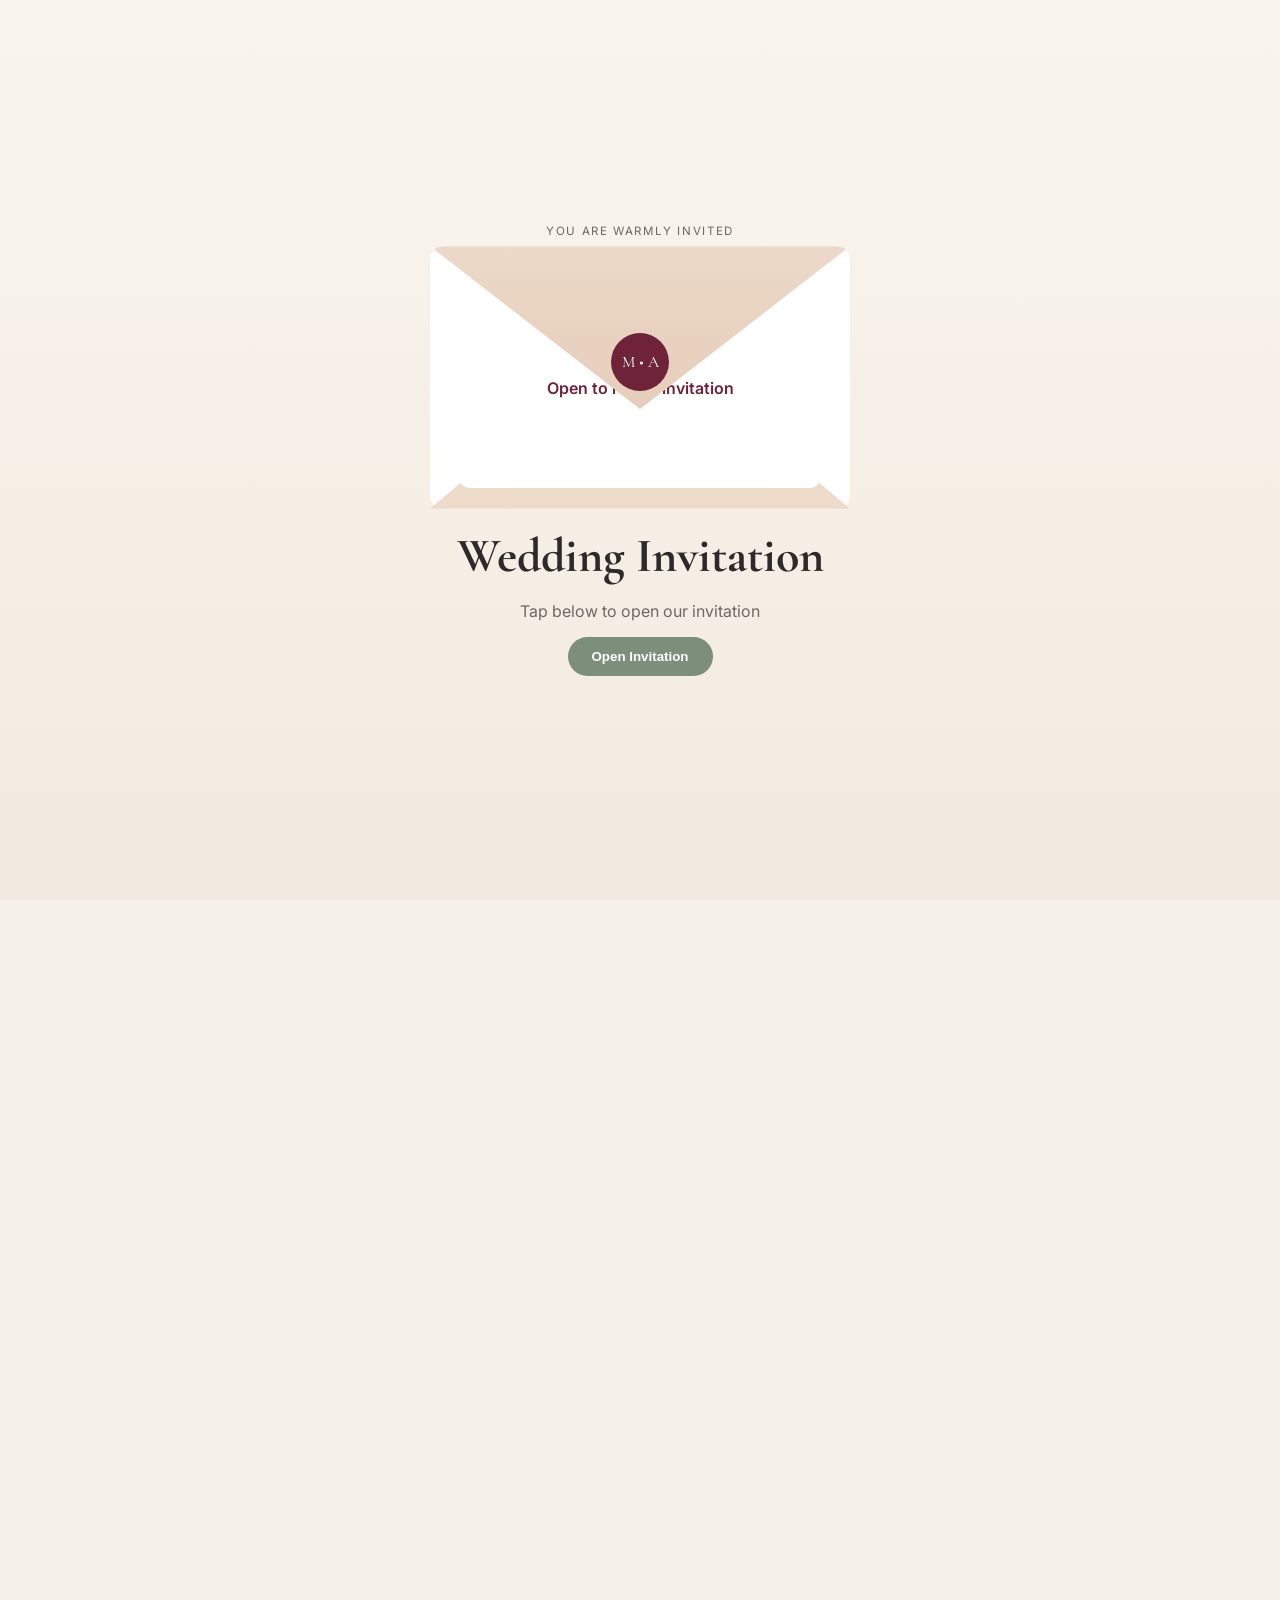
<file: MA/index.html>
<!DOCTYPE html>
<html lang="en">
<head>
  <meta charset="UTF-8" />
  <meta name="viewport" content="width=device-width, initial-scale=1.0" />
  <meta name="description" content="Mobile-first single-page wedding invitation" />
  <title>Mark & Alexia | Wedding Invitation</title>
   <!-- Favicon / tab logo -->
  <link rel="icon" type="image/png" sizes="600x400" href="./assets/images/favicon.png" />
  <link rel="apple-touch-icon" href="./assets/images/favicon.png" />

  <!-- Elegant typography -->
  <link rel="preconnect" href="https://fonts.googleapis.com" />
  <link rel="preconnect" href="https://fonts.gstatic.com" crossorigin />
  <link
    href="https://fonts.googleapis.com/css2?family=Cormorant+Garamond:wght@400;500;600;700&family=Inter:wght@400;500;600&family=Allura&display=swap"
    rel="stylesheet"
  />
  <link rel="stylesheet" href="./assets/css/styles.css" />
</head>
<body>
  <!-- Intro -->
  <section class="intro" id="intro" aria-label="Invitation intro">
    <div class="envelope-wrap">
      <p class="eyebrow">You are warmly invited</p>

      <div class="envelope" aria-hidden="true">
        <div class="envelope-base"></div>
        <div class="letter">Open to reveal invitation</div>
        <div class="envelope-lid"></div>
        <div class="seal">M • A</div>
      </div>

      <h1 class="intro-title">Wedding Invitation</h1>
      <p class="intro-subtitle">Tap below to open our invitation</p>
      <button class="open-btn" id="openInviteBtn" type="button">Open Invitation</button>
    </div>
  </section>

  <main class="site" id="site">
    <!-- Fixed texture/parallax bg -->
    
    <!-- HERO -->
    <header class="hero parallax-layer" data-parallax-speed="1.18" id="home">
      <!-- NEW: background layer -->
      <div class="hero-bg"></div>
      <p class="music-note">♪ Tap to play music</p>
      <p class="eyebrow">Saturday • November 28, 2026 • 2:00 PM</p>
      <h1 class="couple-names">Mark <span>&</span> Alexia</h1>
      <p class="script-line">are getting married</p>

      <p class="hero-copy">
        With grateful hearts, we invite you to witness and celebrate
        the union of our lives.
      </p>

      <div class="countdown hero-countdown" id="countdown">
        <div class="time-box"><div class="num" id="days">0</div><div class="label">Days</div></div>
        <div class="time-box"><div class="num" id="hours">00</div><div class="label">Hours</div></div>
        <div class="time-box"><div class="num" id="mins">00</div><div class="label">Minutes</div></div>
        <div class="time-box"><div class="num" id="secs">00</div><div class="label">Seconds</div></div>
      </div>

      <a class="scroll-down" href="#invitation">Scroll Down ↓</a>
      </div>
    </header>

    <!-- CONTENT -->
    <section class="sections">
      <!--<article class="card parallax-layer" data-parallax-speed="0.08" id="invitation">
        <h2>Invitation</h2>
        <p><strong>Date:</strong> November 28, 2026</p>
        <p><strong>Time:</strong> 2:00 PM</p>
        <p><strong>Ceremony:</strong> San Antonio De Padua, Silang Cavite</p>
      </article>-->

      <article class="card parallax-layer" data-parallax-speed="0.06" id="our-story">
        <h2>Our Story</h2>
        <p class="muted">A glimpse of moments that led us here.</p>
        <div class="placeholder-grid">
          <div class="ph">Photo Placeholder</div>
          <div class="ph">Photo Placeholder</div>
          <div class="ph">Photo Placeholder</div>
        </div>
      </article> 

      <article class="card venue-card parallax-layer" data-parallax-speed="0.07" id="wedding-details">
        <h2>Ceremony</h2>
        <div class="venue-church"></div>
        <p class="venue-name">San Antonio De Padua, Silang Cavite</p>
        <p class="venue-loc">Silang Cavite, Philippines</p>
        <button class="map-btn" type="button">View Map</button>

        <h2>Reception</h2>
        <div class="venue-reception"></div>
        <p class="venue-name">FarmHills Garden</p>
        <p class="venue-loc">Silang Cavite, Philippines</p>
        <button class="map-btn" type="button">View Map</button>
      </article>

      <article class="card venue-card parallax-layer" data-parallax-speed="0.07" id="wedding-sdt">
        <h2>Save the date video</h2>
        <div class="video-wrap">
          <!-- YouTube embed -->
          <iframe width="1013" height="570"
           src="https://www.youtube.com/embed/SIWjIBOb6-I?list=RDSIWjIBOb6-I" 
           title="Eran &amp; Jessa PreWedding Video in Mt. Gulugod Baboy, Batangas" 
           frameborder="0" allow="accelerometer; autoplay; clipboard-write; encrypted-media; gyroscope; picture-in-picture; web-share" referrerpolicy="strict-origin-when-cross-origin" allowfullscreen>
          </iframe>
        </div>
      </article>

      <article class="card parallax-layer" data-parallax-speed="0.06" id="attire">
        <h2>Dress Code</h2>
        <p class="muted">Formal attire. We kindly encourage neutral and elegant tones.</p>

        <div class="attire-icons">
          <div class="ph">Suit Illustration</div>
          <div class="ph">Gown Illustration</div>
        </div>

        <div class="swatches" aria-label="Color palette swatches">
          <span class="swatch sage" title="Sage Green"></span>
          <span class="swatch champagne" title="Champagne"></span>
          <span class="swatch burgundy" title="Burgundy"></span>
          <span class="swatch ivory" title="Ivory"></span>
        </div>
      </article>

      <article class="card parallax-layer" data-parallax-speed="0.06" id="program-flow">
        <h2>The Program</h2>
        <div class="program-grid">
          <div class="program-box"><strong>1:30 PM</strong><span>Guest Arrival</span></div>
          <div class="program-box"><strong>2 PM</strong><span>Wedding Ceremony</span></div>
          <div class="program-box"><strong>5 PM</strong><span>Photo Session</span></div>
          <div class="program-box"><strong>6 PM</strong><span>Reception Program</span></div>
          <div class="program-box"><strong>7 PM</strong><span>Dinner</span></div>
          <div class="program-box"><strong>8 PM</strong><span>Speeches & Cake</span></div>
          <div class="program-box"><strong>9 PM</strong><span>Farewell</span></div>
          <div class="program-box"><strong>10 PM</strong><span>End of Program</span></div>
        </div>
      </article>

      <article class="card parallax-layer" data-parallax-speed="0.05" id="entourage">
        <h2>Entourage</h2>
        <p class="muted">Our principal sponsors, family, and wedding party.</p>
        <div class="placeholder-grid">
          <div class="ph">Bridesmaids</div>
          <div class="ph">Groomsmen</div>
          <div class="ph">Sponsors</div>
          <div class="ph">Family</div>
        </div>
      </article>

      <!-- NEW RSVP COLUMN -->
      <article class="card parallax-layer" data-parallax-speed="0.05" id="rsvp">
        <h2>RSVP</h2>
        <p class="muted">Please confirm your attendance on or before November 1, 2026.</p>

        <form class="rsvp-form">
          <label>
            Full Name
            <input type="text" placeholder="Your full name" />
          </label>

          <label>
            Will you attend?
            <select>
              <option>Joyfully Accepts</option>
              <option>Regretfully Declines</option>
            </select>
          </label>

          <label>
            Number of Guests
            <input type="number" min="1" max="5" value="1" />
          </label>

          <label>
            Message for the couple
            <textarea rows="3" placeholder="Write a short message"></textarea>
          </label>

          <button type="button" class="submit-btn">Submit RSVP</button>
        </form>
      </article>

      <article class="card parallax-layer" data-parallax-speed="0.05" id="faq">
        <h2>Frequently Asked Questions</h2>
        <details class="faq-item">
          <summary>Can I bring a plus one?</summary>
          <p>Please refer to your RSVP invitation details.</p>
        </details>
        <details class="faq-item">
          <summary>Is parking available?</summary>
          <p>Parking details will be shared with your final invite guide.</p>
        </details>
        <details class="faq-item">
          <summary>Can I take photos during the ceremony?</summary>
          <p>We’ll share our ceremony photo guidelines here.</p>
        </details>
      </article>
    </section>

    <footer class="footer">Made with love • Mark & Alexia • 2026</footer>
  </main>

  <script src="./assets/js/main.js" defer></script>
</body>
</html>
</file>
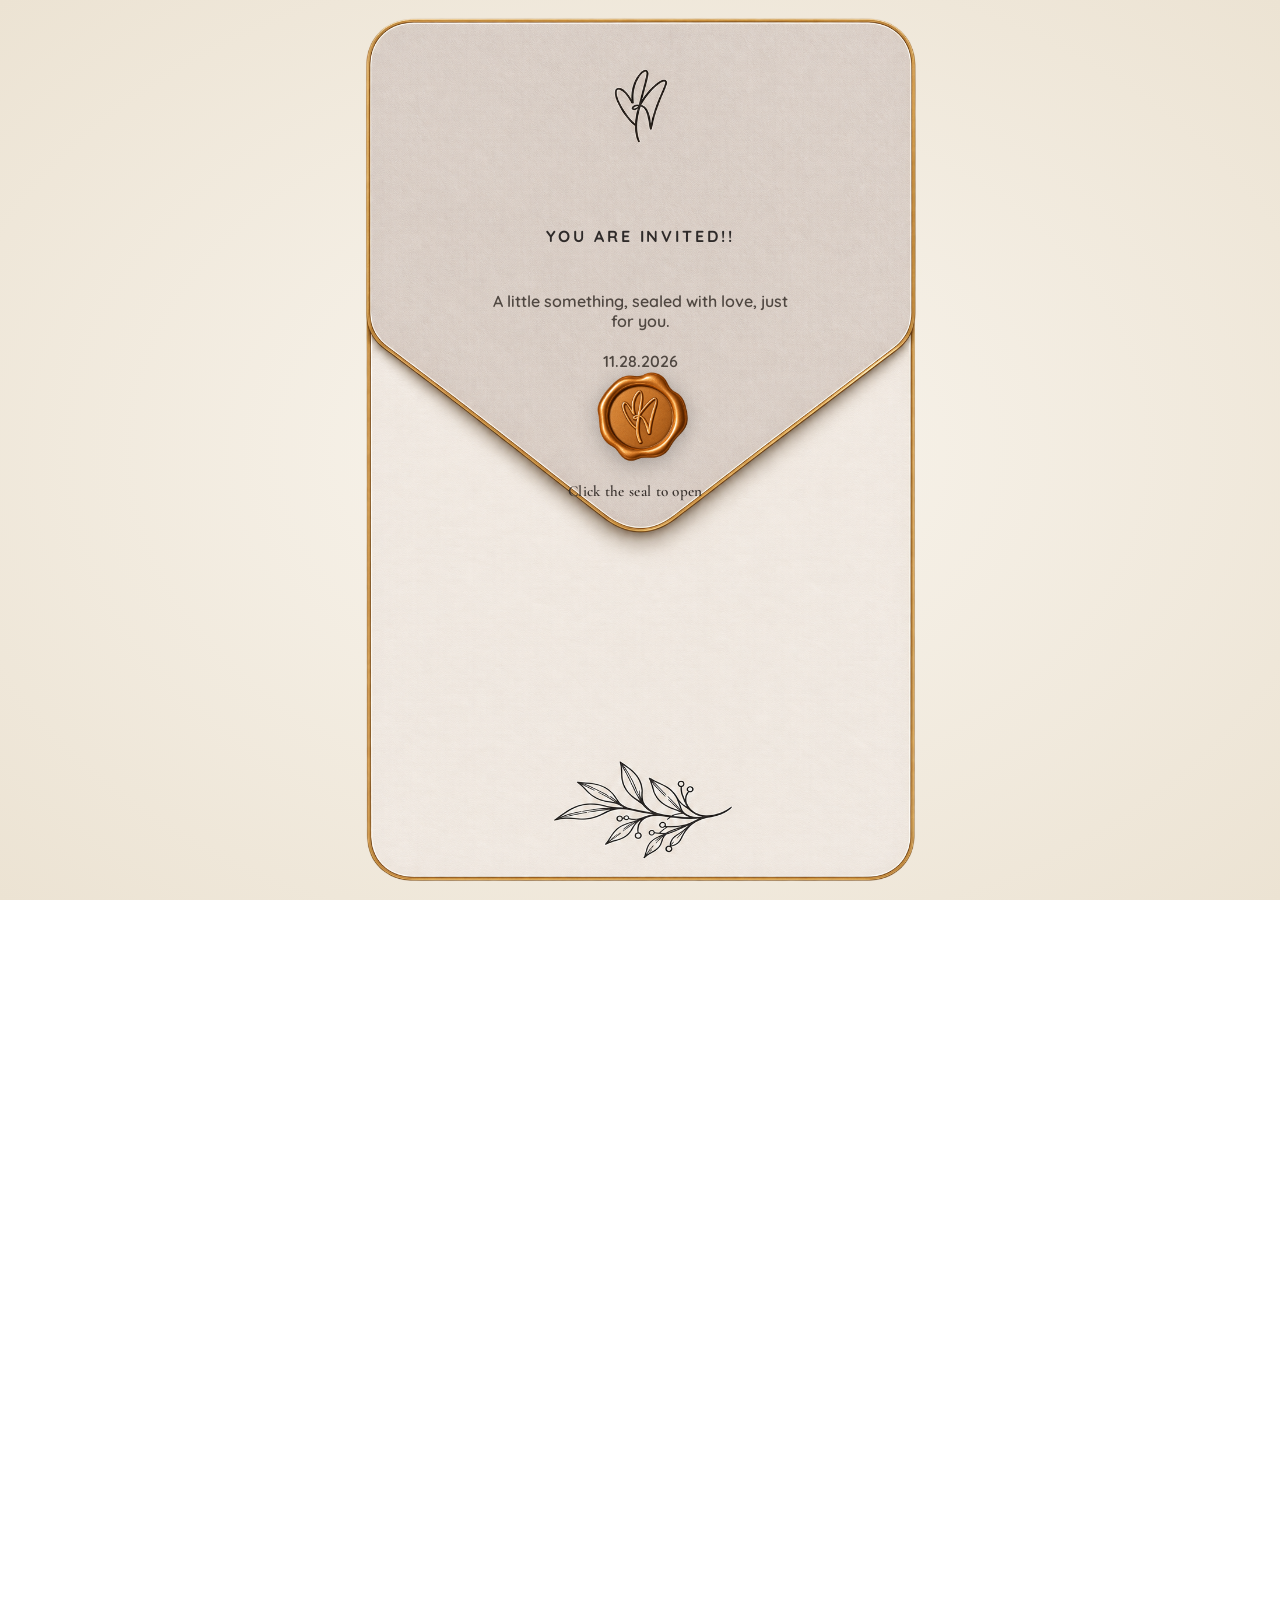
<file: src/index.html>
<!DOCTYPE html>
<html lang="en">
<head>
  <meta charset="UTF-8" />
  <meta name="viewport" content="width=device-width, initial-scale=1.0" />
  <meta name="description" content="Okay, So... We have News ♡" />
  <title>Mark & Alexia</title>

  <link rel="icon" type="image/png" sizes="600x400" href="./assets/images/favicon.png" />
  <link rel="apple-touch-icon" href="./assets/images/favicon.png" />

  <link rel="preconnect" href="https://fonts.googleapis.com" />
  <link rel="preconnect" href="https://fonts.gstatic.com" crossorigin />
  <link
    href="https://fonts.googleapis.com/css2?family=Cormorant+Garamond:wght@400;500;600;700&family=Inter:wght@400;500;600&family=Allura&display=swap"
    rel="stylesheet"
  />
  <link rel="preconnect" href="https://fonts.googleapis.com">
  <link rel="preconnect" href="https://fonts.gstatic.com" crossorigin>
  <link href="https://fonts.googleapis.com/css2?family=Quicksand:wght@300..700&display=swap" rel="stylesheet">

  <link rel="stylesheet" href="styles.css" />
</head>
<body>
  <section class="intro" id="intro" aria-label="Invitation intro">
    <div class="intro" id="intro">
  <div class="envelope-wrap">
    <img src="./assets/images/invite-card.png" alt="Wedding invitation card" class="invite-img" />

    <div class="invite-text">
      <p class="invite-date">You Are Invited!!</p>
      <p class="invite-tagline">A little something, sealed with love,
just for you.</p>
      <!--<h1 class="invite-names">MARK &amp; ALEXIA</h1> -->
      </br> 
      <p class="invite-tagline">11.28.2026</p>
    </div>

    <div class="seal-wrap">
      <button class="seal-btn" id="openInviteBtn" aria-label="Open Invitation">
        <img src="./assets/images/seal3.png" alt="Wax seal - tap to open" class="seal-img" />
      </button>
      <span class="seal-hint">Click the seal to open</span>
    </div>
  </div>
</div>
  </section>

  <main class="site" id="site">
    <!-- HERO -->

    <article class="hero parallax-layer hero-sketch full-bleed" data-parallax-speed="3.5" id="home">
     
      <!-- restore the <img> tag inside hero-illustration -->
    <div class="hero-illustration">
      <img src="./assets/images/bg-hero-custom2.png" alt="Mark and Alexia hero photo" />
    </div>
       <nav class="hero-menu" aria-label="Quick navigation">
        <a href="#rsvp">RSVP</a>
        <a href="#faq">FAQs</a>
      </nav>
      <!-- 2. Gradient overlay: direct child of #home -->
      <div class="hero-gradient-overlay" aria-hidden="true"></div>

      <!-- 3. All content: direct child of #home -->
      <div class="hero-content">
        <div class="hero-title-text" aria-label="The Wedding of Mark and Alexia">
          <p class="hero-kicker">THE WEDDING OF</p>
          <h1 class="hero-names">
            <span>MARK</span>
            <span class="amp">&amp;</span>
            <span>ALEXIA</span>
          </h1><br>
          <p class="hero-kicker">November 28, 2026</p>
        </div>

        <div class="countdown hero-countdown">
          <div class="time-box"><div class="num" id="days">0</div><div class="label">Days</div></div>
          <div class="time-box"><div class="num" id="hours">00</div><div class="label">Hours</div></div>
          <div class="time-box"><div class="num" id="mins">00</div><div class="label">Minutes</div></div>
          <div class="time-box"><div class="num" id="secs">00</div><div class="label">Seconds</div></div>
        </div> <!-- end of hero-countdown -->
      </div> <!-- end of hero-content -->

    </article>


    <!-- CONTENT -->
    <article class="card parallax-layer moments-sketch" data-parallax-speed="3.5" id="our-story">
      <div class="moments-wrap">
        <h2 class="moments-title">BECOMING #THELAUDES</h2>
        <p class="muted moments-sub">A glimpse of moments that led us here.</p>

        <!-- scrapbook row -->
        <section class="story-board">
          <div class="story-filmstrips">
            <div class="story-filmstrip">
              <img src="./assets/images/how-we-started.png" alt="Our story film strip" />
            </div>

            <div class="story-filmstrip">
              <img src="./assets/images/in-between.png" alt="The In-Between: travel photos of Mark and Alexia" />
            </div>

            <div class="story-filmstrip">
              <img src="./assets/images/the-next-chapter.png" alt="More moments from our story" />
            </div>
          </div>
          <div class="story-letter">
            <img src="./assets/images/how-we-met2.png" alt="How We Met letter" />
          </div>
        </section>
      </div>
  </article>

    <section class="prenup-film" id="prenup-film" aria-labelledby="prenup-film-title">
      <div class="prenup-film-content">
        <h2 class="prenup-film-title" id="prenup-film-title">PRENUP VIDEO</h2>
        <p class="prenup-film-subtitle">Our prenup film</p>
        <div class="prenup-video-slot" role="group" aria-label="Prenup video placeholder">
          <div class="prenup-video-placeholder">
            <span class="prenup-play-mark" aria-hidden="true">&#9654;</span>
            <p>coming soon</p>
          </div>
        </div>
      </div>
    </section>
    
    <div class="laudes-divider parallax-layer" data-parallax-speed="3.5" aria-hidden="true"></div>
      <!-- CONTENT -->
    <section class="sections">
      <article class="card parallax-layer story-sketch" data-parallax-speed="0.06" id="our-story">

        <h2 class="story-title">GET TO KNOW<br>MARK & ALEXIA</h2>
        
        <div class="know-icons">
        <figure class="know-item">
          <div class="icon-wrap">
            <img src="./assets/images/passport.png" alt="Icon 5">
          </div>
          <figcaption><br><br>Alexia loves to travel.
              Gulat ka na lang, may naka-book na.
              Apaka-spontaneous! Minsan madadamay ka pa!</figcaption>
        </figure>
        <figure class="know-item">
          <div class="icon-wrap"> 
            <img src="./assets/images/coffee.png" alt="Icon 1">
          </div>
          <figcaption><br><br><br>Iced drinks are life.
              Parehas mahilig sa café, pero may trust issues sa estetik na hindi masarap.</figcaption>
        </figure>
        <figure class="know-item">
          <div class="icon-wrap">
            <img src="./assets/images/basketball3.png" alt="Icon 2">
          </div>
          <figcaption>Basketball enthusiast si Mark. Minsan NBA analyst, 
            minsan coach… kahit walang nagtatanong.</figcaption>
        </figure>

        <!-- NEW MIDDLE ITEMS -->
          <figure class="know-item">
            <div class="icon-wrap">
              <img src="./assets/images/camera.png" alt="Camera icon">
            </div>
            <figcaption>Camera kasi we love taking photos together. Taking memories wherever we go. pero wala namang Nau-upload. Ahahaha.
          </figcaption>
          </figure>

          <figure class="know-item">
            <div class="icon-wrap">
              <img src="./assets/images/chopsticks.png" alt="Chopsticks icon">
            </div>
            <figcaption>Alexia loves Japanese food. What if punta na lang kaya ng Japan?? </figcaption>
          </figure>

          <figure class="know-item">
            <div class="icon-wrap">
              <img src="./assets/images/barbell.png" alt="Barbell icon">
            </div>
            <figcaption>Malakas magbuhat si Mark, pero sa ML sya yung binubuhat. Aray mo.</figcaption>
          </figure>

          <!-- END NEW MIDDLE ITEMS -->

        <figure class="know-item">
          <div class="icon-wrap">
            <img src="./assets/images/music.png" alt="Icon 3">
          </div>
          <figcaption>Parehas mahilig sa music.
             Eh ikaw ba naman, may Mark na lahat na lang ng kanta may KULOT sa dulo?!</figcaption>
        </figure>
        <figure class="know-item">
          <div class="icon-wrap">
            <img src="./assets/images/bp.png" alt="Icon 4">
          </div>
          <figcaption>Blink si Alexia.
              Pati WiFi sa bahay, BOOMBAYAH. BLACKPINK in your area—literally.
          </figcaption>
        </figure>
        
        <figure class="know-item">
          <div class="icon-wrap">
            <img src="./assets/images/sb.png" alt="Icon 6">
          </div>
          <figcaption><br><br><br>Kung hindi nyo naitatanong, <br>Fan yan si Mark. A'tin yan. Hulaan nyo na lang sino BIAS nya :P
          </figcaption>
        </figure>
        
        <figure class="know-item know-item--pets">
          <div class="icon-wrap">
            <img src="./assets/images/pets.png" alt="Golden retriever and black cat icon" loading="eager">
          </div>
          <figcaption>
            We have this kind of energy. <br>
             Who’s who? Wrong answers only♡
          </figcaption>
        </figure>


      </div>
      </div>
      </article>

<article id="ceremony" class="ceremony-sketch parallax-layer" data-parallax-speed="3.5">
  <div class="places-wrap">
    <h2 class="places-title">TWO PLACES, ONE CELEBRATION</h2>

    <div class="places-grid">
      <!-- CEREMONY CARD -->
      <article class="place-card">
        <h3 class="place-type">CEREMONY</h3>
        <div class="place-photo">
          <img src="./assets/images/church.jpg" alt="San Antonio De Padua Church">
        </div>
        <div class="place-meta">
          <p class="place-name">San Antonio De Padua Church</p>
          <p class="place-loc">SILANG, CAVITE</p>
          <a
              class="map-btn"
              href="https://www.google.com/maps/place/San+Antonio+de+Padua+Parish/@14.1916913,120.9899736,1129m/data=!3m2!1e3!4b1!4m6!3m5!1s0x33bd7c0265859361:0xa4a9b11e95646896!8m2!3d14.1916913!4d120.9925539!16s%2Fg%2F1hc4ljm34?entry=ttu&g_ep=EgoyMDI2MDgwOS4wIKXMDSoASAFQAw%3D%3D"
              target="_blank"
              rel="noopener noreferrer"
            >
              <span class="map-btn-icon" aria-hidden="true">🗺️</span> View Map
            </a>
        </div>
      </article>

      <!-- CENTER CONNECTOR -->
      <div class="places-connector">
        <div class="pin pin-a"></div>
        <img src="./assets/images/pinpoint.png" alt="" class="pin-point-img" aria-hidden="true">
        <!-- <svg class="connector-line" viewBox="0 0 120 180" aria-hidden="true">
          <path d="M25 15 C 95 35, 95 95, 38 118 C 15 128, 15 150, 45 170"
                fill="none" stroke="rgba(255,255,255,.7)" stroke-width="2"
                stroke-linecap="round" stroke-dasharray="5 6"/>
        </svg> -->
        <div class="pin pin-b"></div>

        <div class="connector-info">
          <img src="./assets/images/car-icon-white.png" alt="" class="car-icon-img" aria-hidden="true">
          <div class="approx">approximately</div>
          <div class="dist">5 km</div>
          <div class="time">20-30 minutes <br>by car</div>
        </div>
      </div>

      <!-- RECEPTION CARD -->
      <article class="place-card">
        <h3 class="place-type">RECEPTION</h3>
        <div class="place-photo">
          <img src="./assets/images/reception.jpg" alt="Farm Hills Garden">
        </div>
        
        <div class="place-meta">
          <p class="place-name">FarmHills Garden</p>
          <p class="place-loc">SILANG, CAVITE</p>
           <a
              class="map-btn"
              href="https://www.google.com/maps/place/Farm+Hills+Garden+Tagaytay+Events+Venue/@14.149199,120.9853822,1129m/data=!3m2!1e3!4b1!4m6!3m5!1s0x33bd7975679e703b:0x8dfb5dedc66057f5!8m2!3d14.149199!4d120.9853822!16s%2Fg%2F11gnq7z1sp?entry=ttu&g_ep=EgoyMDI2MDgwOS4wIKXMDSoASAFQAw%3D%3D"
              target="_blank"
              rel="noopener noreferrer"
            >
              <span class="map-btn-icon" aria-hidden="true">🗺️</span> View Map
            </a>
        </div>
      </article>
    </div>

    <p class="places-note-title">Before You Hit the Road:</p>
    <p class="places-note">
      Weekend traffic along Tagaytay-Sta. Rosa Road can be a little extra.
      We recommend leaving a little earlier so you can beat the traffic, make it on time,
      and arrive relaxed and ready to celebrate!
    </p>
  </div>
</article>
          
      <article class="card dresscode-sketch full-bleed" id="dresscode">
  <div class="dresscode-content">
    <h2 class="dresscode-title">DRESS CODE</h2>

    <div class="dresscode-figures">
      <img src="./assets/images/dresscode-couple.png" alt="Formal attire illustration">
    </div>

    <h3 class="dresscode-formal">FORMAL ATTIRE</h3>
    <p class="dresscode-note">
      Our wedding will be a formal affair. Gentlemen are encouraged to wear a suit and tie, 
      while ladies can opt for a floor-length gown or formal cocktail dress. 
      We can’t wait to celebrate with you in style.
    </p>

        <div class="dresscode-groups">
      <div class="palette-group">
        <h4>Ladies & Gentlemen</h4>
        <div class="dress-palette">
          <div class="palette-color">
            <span class="palette-swatch" style="--c:#7A624F" title="Mocha"></span>
            <small>MOCHA</small>
          </div>
          <div class="palette-color">
            <span class="palette-swatch" style="--c:#D9C3A7" title="Sand"></span>
            <small>SAND</small>
          </div>
          <div class="palette-color">
            <span class="palette-swatch" style="--c:#EADCC6" title="Champagne"></span>
            <small>CHAMPAGNE</small>
          </div>
          <div class="palette-color">
            <span class="palette-swatch" style="--c:#A89B8C" title="Taupe"></span>
            <small>TAUPE</small>
          </div>
          <div class="palette-color">
            <span class="palette-swatch" style="--c:#8F8F8F" title="Warm Gray"></span>
            <small>WARM GRAY</small>
          </div>
        </div>
      </div>

    </div>
  </div>
</article>
      
      <article class="card parallax-layer events-sketch full-bleed" id="order-of-events">
        <div class="events-content">
          <h2 class="events-title">WEDDING TIMELINE</h2>
          <img
      src="./assets/images/wed-timeline.png"
      alt="Wedding timeline: 2:00 PM Wedding Ceremony, 3:00 PM Photo Session, 5:00 PM Reception, 7:00 PM Dinner, 8:00 PM Speeches and After Party"
      class="events-flow-img"  />

        </div>
      </article>
      
    <article id="entourage" class="entourage-sketch full-bleed">

  <div class="entourage-content">
    <h2 class="entourage-title">Entourage</h2>

    <!-- <section class="ent-block">
      <h3>Officiant</h3>
      <p>Lorem Ipsum</p>
    </section> -->

    <section class="ent-block">
      <h3>Parents of the Groom</h3>
      <p>Mr. Angelito Laude</p>
      <p>Mrs. Lissa Laude</p>
    </section>

    <section class="ent-block">
      <h3>Parents of the Bride</h3>
      <p>Mr. Norberto Prieto</p>
      <p>Mrs. Plaridel Prieto</p>
    </section>

    <section class="ent-block">
      <h3>Principal Sponsors</h3>
      <div class="ent-two-col">
        <div>
          <p>Mr. Reynaldo Del Mundo</p>
          <p>Mr. Norman Prieto</p>
          <p>Mr. Noel Prieto</p>
          <p>Mr. Darius Vitug</p>
          <p>Mr. Lamberto Cambaliza</p>
          <p>Mr. Lito Salas</p>
          
        </div>
        <div>
          <p>Mrs. Nora Del Mundo</p>
          <p>Ms. Noemi Prieto</p>
          <p>Mrs. Nancy Prieto</p>
          <p>Mrs. Myrna Laude</p>
          <p>Mrs. Beth Cambaliza</p>
          <p>Mrs. Linda Salas</p>
          <p>Mrs. Rowena Villanueva</p>
        </div>
      </div>
    </section>
    
    <section class="ent-block">
      <h3>Secondary Sponsors</h3>
        <div>
          <h4>Candle</h4>
          <p>Ms. Evita Del Mundo</p>
          <p>Mr. Sonny Que</p>
          <h4>Veil</h4>
          <p>Mrs. Angelica Oliveros-Arcan</p>
          <p>Mr. Jeremy Arcan</p>
          <h4>Cord</h4>
          <p>Ms. Maria Denise Del Castillo</p>
          <p>Mr. Leonardo Laude</p>
        </div>
    </section>

    <section class="ent-block ent-pair">
      <div>
        <h3>Best Man</h3>
        <p>Mr.Mark Francis Tenoria</p>
      </div>
      <div>
        <h3>Maid of Honor</h3>
        <p>Ms.Bianca Medina</p>
      </div>
    </section>

    <section class="ent-block ent-pair">
      <div>
        <h3>Groomsmen</h3>
        <p>Mr. Albert Dela Cruz</p>
        <p>Mr. Christian Nielsen Anasco</p>
        <p>Mr. Jeremy Arcan</p>
        <p>Mr. John Raven Bonete</p>
        <p>Mr. Jose Rafa Prieto</p>
        <p>Mr. Lance Patrick Laude</p>
        <p>Mr. Stephen Carl Laude</p>
      </div>
      <div>
        <h3>Bridesmaids</h3>
        <p>Ms. Alyanna Ysabel Cinco</p>
        <p>Ms. Maria Josephine Santos</p>
        <p>Ms. Malchidiel Lusterio</p>
        <p>Ms. Michelle Patricia Valero</p>
        <p>Ms. Samantha Essra Cacdac</p>
        <p>Mrs. Zhaine Adrielle Dela Cruz</p>
      </div>
    </section>
    
    <section class="ent-block">
      <h3>Coin Bearer</h3>
        <div>
          <p>Raphael Zion Calago</p>
        </div>
    </section>
    
    <section class="ent-block ent-pair">
      <div>
        <h3>Bible Bearer</h3>
        <p>Jose Rafa Prieto</p>
      </div>
      <div>
        <h3>Ring Bearer</h3>
        <p>Liam Andrei Arcan</p>
      </div>
    </section>
    
    <section class="ent-block">
      <h3>Flower Girls</h3>
        <div>
          <p>Luna Elisha Jutoy</p>
          <p>Thea Amyra Arcan</p>
        </div>
    </section>
    
    </div>
  </article>
     
    <article class="card parallax-layer rsvp-sketch full-bleed" id="rsvp">
      <div class="rsvp-cta-card">
        <h2 class="rsvp-cta-title">RSVP</h2>
        <p class="rsvp-cta-sub">Please confirm your attendance below.</p>

        <a class="rsvp-cta-btn" href="./find-reservation.html">Find Reservation</a>

        <p class="rsvp-cta-deadline">Deadline: November 15, 2026</p>
      </div>
    </article>
     
    <article id="gift" class="gift-sketch full-bleed">
      <div class="gift-content">
        <h2 class="gift-title">A Note on Gifts</h2>
        <p>
          Your presence, love, and prayers are truly the greatest gifts we could ever ask for,
          and having you celebrate this special day with us means so much. 🤍
        </p>
        <p>
          But should you wish to bless us with something more, a monetary gift would be sincerely
          appreciated as we begin this beautiful new chapter together—and perhaps put a little
          something toward our newlywed adventures! ✨
        </p>
      </div>
    </article>
      <article class="card faq-sketch full-bleed" id="faq">
  <div class="faq-content">
    <h2>Frequently Asked Questions</h2>

    <details class="faq-item">
      <summary>Can I bring a plus one?</summary>
      <p>Please refer to your RSVP invitation details. Due to limited seating, we can only accommodate the guests listed on your invite.</p>
    </details>

    <details class="faq-item">
    <summary>Are children invited?</summary>
    <p>While we adore your little ones, our wedding day will be an adults-only celebration. We hope this advance notice gives you enough time to make arrangements, and we truly appreciate your understanding.</p>
    </details>

    <details class="faq-item">
      <summary>What time should I arrive?</summary>
      <p>Please arrive at least 30 minutes before the ceremony so you can settle in comfortably before we begin.</p>
    </details>

    <details class="faq-item">
      <summary>Is parking available?</summary>
      <p>Yes, parking is available at both venues. We still recommend arriving early, especially on weekends.</p>
    </details>

</article>
    <!-- <article class="card parallax-layer contact-sketch full-bleed"  aria-hidden="true">
      <div class="contact-content" hidden>
        <div class="contact-grid">
          <div class="contact-item"> -->
    
      
    <!--<footer class="footer" align="center">Made with love • Mark & Alexia • 2026</footer>-->
  </main>

  <script src="./assets/js/main.js" defer></script>
</body>
</html>
</file>
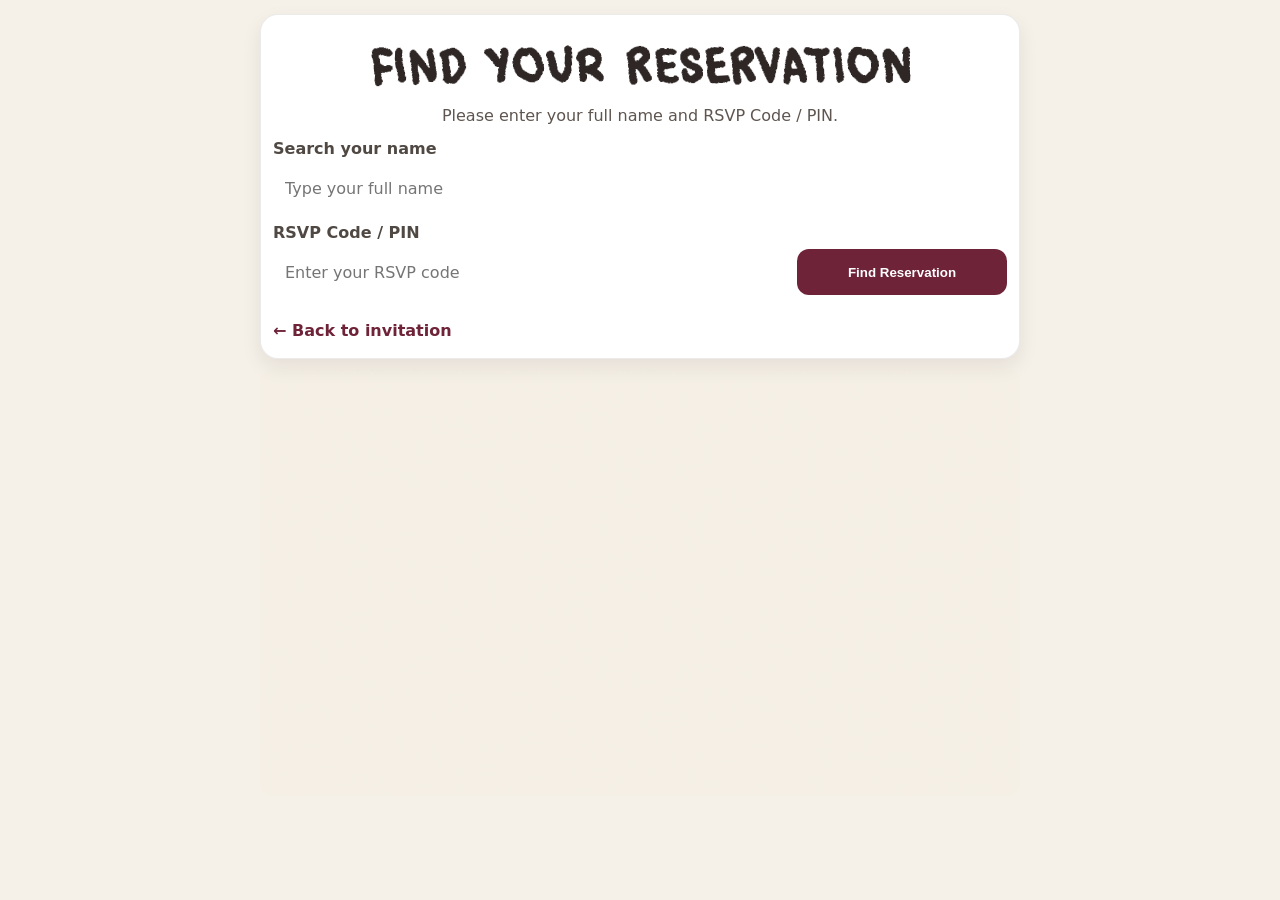
<file: src/find-reservation.html>
<!doctype html>
<html lang="en">
<head>
  <meta charset="UTF-8" />
  <meta name="viewport" content="width=device-width, initial-scale=1.0" />
  <title>Find Reservation | Mark & Alexia</title>
  <link rel="stylesheet" href="./styles.css" />
</head>
<body class="find-reservation-page">
  <main class="find-page">
    <section class="find-wrap">
      <h1>Find Your Reservation</h1>
      <p>Please enter your full name and RSVP Code / PIN.</p>

      <div class="rsvp-lookup">
        <label for="guestSearchInput">Search your name</label>
        <div class="lookup-row">
          <input type="text" id="guestSearchInput" placeholder="Type your full name" />
        </div>

        <label for="rsvpCodeInput">RSVP Code / PIN</label>
        <div class="lookup-row">
          <input type="text" id="rsvpCodeInput" placeholder="Enter your RSVP code" />
          <button type="button" class="submit-btn" id="findGuestBtn">Find Reservation</button>
        </div>

        <p id="lookupMsg" class="muted"></p>
      </div>

      <form class="rsvp-form" id="rsvpForm" style="display:none;">
        <label>
          Guest Name
          <input type="text" id="guestName" readonly />
        </label>

        <label>
          Additional Seats
          <input type="number" id="reservedSeats" readonly />
        </label>

        <div id="seatListWrap" class="seat-list-wrap"></div>
        <button type="submit" class="submit-btn">Submit</button>
      </form>

      <p id="rsvpResult" class="muted"></p>

      <a href="./index.html#rsvp" class="back-link">← Back to invitation</a>
    </section>

    <section class="find-reservation-illustration" aria-hidden="true">
      <img src="./assets/images/faq-bg.png" alt="" />
    </section>
  </main>

  <!-- RSVP Result Popup Modal -->
  <div id="rsvpModal" class="rsvp-modal" aria-hidden="true">
    <div class="rsvp-modal-backdrop" data-close="1"></div>
    <div class="rsvp-modal-card" role="dialog" aria-modal="true" aria-labelledby="rsvpModalTitle">
      <h3 id="rsvpModalTitle">RSVP Status</h3>
      <p id="rsvpModalMessage"></p>
      <button type="button" id="rsvpModalOkBtn">OK</button>
    </div>
  </div>

  <script src="./assets/js/main.js" defer></script>
</body>
</html>
</file>
<file: MA/assets/css/styles.css>
:root{
  --sage:#7b8f7a;
  --champagne:#d9c7a3;
  --burgundy:#6e2338;
  --ivory:#f6f1e8;
  --ink:#2e2a29;
  --muted:#6f6762;
  --card:#efe9df;
  --card-2:#ece5db;
}

*{box-sizing:border-box}
html{scroll-behavior:smooth}
body{
  margin:0;
  font-family:"Inter",system-ui,sans-serif;
  color:var(--ink);
  background:var(--ivory);
  overflow-x:hidden;
}

/* soft paper background */
/*.paper-bg{
  position:fixed;
  inset:0;
  z-index:-2;
  background:
    radial-gradient(circle at 12% 12%, rgba(123,143,122,.10), transparent 34%),
    radial-gradient(circle at 88% 20%, rgba(110,35,56,.07), transparent 34%),
    radial-gradient(circle at 50% 92%, rgba(217,199,163,.20), transparent 42%),
    linear-gradient(180deg,#faf6ef 0%,#f6f1e8 100%);
}*/
.hero{
  position: relative;
  overflow: hidden;
  border-radius: 0px; 
  min-height: 520px; /* increase visible area */
  display: flex;
  flex-direction: column;
  justify-content: center;
  text-align: center;
  background: transparent; /* remove beige overlay block */
  box-shadow: none;        /* remove shadow frame */
  /*padding: 34px 18px 28px;*/
  border-radius: 0 !important;
  overflow: visible !important; /* prevents rounded clipping */
}

.hero-bg{
  position: absolute;
  inset: 0;
  z-index: 0;
  background:
    linear-gradient(rgba(0,0,0,.22), rgba(0,0,0,.22)),
    url("../images/image1.jpg") center / cover no-repeat;
  border-radius: 0px; /* remove rounded corners */
}

/* bottom opacity fade */
.hero-bg::after{
  content: "";
  position: absolute;
  left: 0; right: 0; bottom: 0;
  height: 42%;
  pointer-events: none;
  background: linear-gradient(
    to bottom,
    rgba(246,241,232,0) 0%,
    rgba(246,241,232,0.55) 55%,
    rgba(246,241,232,0.92) 100%
  );
}

/* keep hero content above background image */
.hero > *:not(.hero-bg){
  position: relative;
  z-index: 1;
}
/* Optional: make text white on image */
.hero .music-note,
.hero .eyebrow,
.hero .couple-names,
.hero .script-line,
.hero .hero-copy,
.hero .scroll-down {
  color: #fff;
}

.site{
  max-width: 100%;
  padding: 0 0 60px;
  /*max-width:1150px;*/
  margin:0 auto;
  /*padding:20px 14px 60px;*/
  opacity:0;
  transform:translateY(18px);
  transition:.8s ease;
}
.site.show{opacity:1; transform:translateY(0);}

.eyebrow{
  text-transform:uppercase;
  letter-spacing:.14em;
  font-size:.72rem;
  color:var(--muted);
  margin:0 0 8px;
}

/* Intro */
.intro{
  position:fixed; inset:0; z-index:9999;
  display:grid; place-items:center;
  background:linear-gradient(180deg,#f9f5ee 0%,#f2eae0 100%);
  transition:opacity .6s ease,visibility .6s ease;
}
.intro.hide{opacity:0; visibility:hidden; pointer-events:none;}
.envelope-wrap{text-align:center; padding:18px;}
.intro-title{
  font-family:"Cormorant Garamond",serif;
  font-size:clamp(2rem,8vw,3rem);
  margin:8px 0 2px;
}
.intro-subtitle{color:var(--muted); margin-bottom:16px;}

.envelope{
  width:min(420px,88vw); aspect-ratio:16/10; margin:0 auto 18px; position:relative; perspective:1200px;
}
.envelope-base{
  position:absolute; inset:0; border-radius:14px; background:#fff;
}
.envelope-base:before{
  content:""; position:absolute; inset:0;
  clip-path:polygon(50% 32%,100% 100%,0 100%);
  background:linear-gradient(180deg,#f5e8da,#eddac8);
}
.envelope-lid{position:absolute; inset:0; transform-origin:top; transition:transform 1s cubic-bezier(.2,.8,.2,1);}
.envelope-lid:before{
  content:""; position:absolute; inset:0;
  clip-path:polygon(0 0,100% 0,50% 62%);
  background:linear-gradient(180deg,#ecd9c8,#e2c6b0);
  border-radius:14px 14px 0 0;
}
.letter{
  position:absolute; left:50%; bottom:8%; transform:translateX(-50%);
  width:86%; height:76%; border-radius:10px; background:#fff;
  display:grid; place-items:center; color:var(--burgundy); font-weight:600;
  transition:transform 1s cubic-bezier(.2,.8,.2,1);
}
.seal{
  position:absolute; left:50%; top:44%; transform:translate(-50%,-50%);
  width:58px;height:58px;border-radius:50%; display:grid; place-items:center;
  background:var(--burgundy); color:#fff; font-family:"Cormorant Garamond",serif; z-index:5; transition:opacity .4s;
}
.intro.opening .envelope-lid{transform:rotateX(170deg);}
.intro.opening .letter{transform:translateX(-50%) translateY(-40%);}
.intro.opening .seal{opacity:0;}
.open-btn{
  border:0; border-radius:999px; padding:12px 24px; cursor:pointer;
  background:var(--sage); color:#fff; font-weight:600;
}

/* Hero */
.hero{
  text-align:center;
  padding:34px 18px 28px;
  border-radius:28px;
  background:rgba(246,241,232,.84);
  box-shadow:0 10px 28px rgba(20,16,14,.10);
}
.music-note{font-size:.85rem; color:var(--muted); margin-bottom:12px;}
.couple-names{
  font-family:"Cormorant Garamond",serif;
  font-size:clamp(2.3rem,10vw,4.5rem);
  margin:2px 0;
}
.couple-names span{color:var(--burgundy);}
.script-line{
  font-family:"Allura",cursive;
  font-size:clamp(2rem,8vw,3.2rem);
  color:#3c3632;
  margin:0 0 14px;
}
.hero-copy{
  max-width:36ch;
  margin:0 auto 16px;
  color:#514a45;
  font-style:italic;
}
.scroll-down{
  display:inline-block; margin-top:16px; font-size:.95rem;
  letter-spacing:.08em; text-transform:uppercase; color:#48413d;
}

/* Layout */
.sections{display:grid; grid-template-columns:1fr; gap:14px; margin-top:14px;}
.card{
  background:var(--card);
  border-radius:24px;
  padding:18px;
  box-shadow:0 8px 22px rgba(20,16,14,.09);
}
.card h2{
  margin:0 0 10px;
  font-family:"Cormorant Garamond",serif;
  font-size:2rem;
  font-weight:600;
}
.muted{color:var(--muted)}

/* Countdown */
.countdown{display:grid; grid-template-columns:repeat(4,1fr); gap:8px; margin-top:10px;}
.time-box{
  border-radius:14px;
  background:#f8f3eb;
  text-align:center; padding:10px 6px;
}
.time-box .num{
  font-family:"Cormorant Garamond",serif; font-size:2rem; line-height:1;
}
.time-box .label{
  font-size:.74rem; text-transform:uppercase; letter-spacing:.08em; color:var(--muted);
}

/* placeholders */
.placeholder-grid{display:grid; grid-template-columns:repeat(2,1fr); gap:10px; margin-top:10px;}
.ph{
  min-height:94px; border-radius:12px; display:grid; place-items:center;
  color:#83786f; font-size:.84rem; background:#f7f2ea;
}

/* Venue */
.venue-church{
  height:190px; border-radius:22px; background:#ddd3c6; display:grid; place-items:center; margin-bottom:12px;
  background:
    linear-gradient(rgba(0,0,0,.22), rgba(0,0,0,.22)),
    url("../images/church.jpg") center / cover no-repeat;
}

/* Venue */
.venue-reception{
  height:300px; border-radius:22px; background:#ddd3c6; display:grid; place-items:center; margin-bottom:12px;
  background:
    linear-gradient(rgba(0,0,0,.22), rgba(0,0,0,.22)),
    url("../images/reception.jpg") center / cover no-repeat;
}
.venue-name{font-weight:700; letter-spacing:.06em; margin:0;}
.venue-loc{margin:0 0 14px; letter-spacing:.06em; text-transform:uppercase;}


.map-btn{
  width:100%; border:0; border-radius:18px; min-height:52px;
  background:#3d3a39; color:#fff; font-weight:700; letter-spacing:.08em; text-transform:uppercase;
}

/* Attire */
.attire-icons{display:grid; grid-template-columns:1fr 1fr; gap:10px; margin-top:8px;}
.swatches{display:flex; gap:10px; margin-top:14px;}
.swatch{width:40px; height:40px; border-radius:50%;}
.swatch.sage{background:var(--sage);}
.swatch.champagne{background:var(--champagne);}
.swatch.burgundy{background:var(--burgundy);}
.swatch.ivory{background:var(--ivory); box-shadow: inset 0 0 0 1px rgba(0,0,0,.04);}

/* Save the date */
.video-wrap{
  position: relative;
  width: 100%;
  aspect-ratio: 16 / 9;
  overflow: hidden;
  border-radius: 16px; /* remove if you want totally square */
  background: #ddd;
}

.video-wrap iframe{
  width: 100%;
  height: 100%;
  border: 0;
}

/* Program */
.program-grid{display:grid; grid-template-columns:1fr 1fr; gap:10px;}
.program-box{
  background:var(--card-2);
  border-radius:24px;
  min-height:120px; padding:14px 10px; text-align:center;
  box-shadow:8px 8px 0 rgba(46,42,41,.85); /* flat-style offset block */
}
.program-box strong{
  display:block;
  font-family:"Cormorant Garamond",serif;
  font-size:2rem;
}
.program-box span{
  display:block;
  margin-top:6px;
  text-transform:uppercase;
  letter-spacing:.08em;
  font-size:.84rem;
}

/* RSVP */
.rsvp-form{display:grid; gap:10px; margin-top:8px;}
.rsvp-form label{display:grid; gap:6px; font-size:.9rem; color:#4f4843;}
.rsvp-form input,.rsvp-form select,.rsvp-form textarea{
  width:100%; border:0; border-radius:12px; padding:11px 12px; background:#faf6ef;
  font:inherit; color:inherit;
}
.submit-btn{
  border:0; border-radius:14px; min-height:46px; margin-top:4px;
  background:var(--burgundy); color:#fff; font-weight:600;
}

/* FAQ */
.faq-item{padding:10px 0;}
.faq-item + .faq-item{margin-top:4px;}
summary{cursor:pointer; font-weight:600}
.faq-item p{color:var(--muted); margin:8px 0 0;}

.footer{text-align:center; color:var(--muted); margin-top:18px; font-size:.84rem;}

/* Responsive */
@media (min-width:760px){
  .site{padding:30px 22px 70px;}
  .sections{grid-template-columns:repeat(2,1fr);}
}
@media (min-width:1100px){
  .sections{grid-template-columns:repeat(3,1fr);}
}

/* reveal classes */
.reveal-init{opacity:0; transform:translateY(14px);}
.reveal-in{
  opacity:1; transform:translateY(0);
  transition:opacity .55s ease,transform .55s cubic-bezier(.22,.61,.36,1);
  transition-delay:var(--reveal-delay,0ms);
}
</file>
<file: src/styles.css>
@font-face{
  font-family:"Comico";
  src:url("./assets/fonts/Comico-Regular.woff") format("woff");
  font-weight:400;
  font-style:normal;
  font-display:swap;
}

@font-face{
  font-family:"Pally";
  src:url("./assets/fonts/Pally-Regular.woff2") format("woff2"),
      url("./assets/fonts/Pally-Regular.woff") format("woff"),
      url("./assets/fonts/Pally-Regular.ttf") format("truetype"),
      url("./assets/fonts/Pally-Medium.woff") format("opentype");
  font-weight:400;
  font-style:normal;
  font-display:swap;
}

:root{
  --sage:#7b8f7a;
  --champagne:#d9c7a3;
  --burgundy:#6e2338;
  --ivory:#f6f1e8;
  --ink:#2e2a29;
  --muted:#6f6762;
  --card:#efe9df;
  --card-2:#ece5db;
}

*{box-sizing:border-box}
html{scroll-behavior:smooth}
body{
  margin:0;
  padding:0;
  font-family:"Inter",system-ui,sans-serif;
  color:var(--ink);
  background:#fff;
  overflow-x:hidden;
}
img{max-width:100%; display:block}

/* =========================
   INVITATION PAGE WRAPPERS
========================= */
.site{
  max-width:100%;
  margin:0 auto;
  padding:0 0 0px;
  opacity:0;
  transform:translateY(18px);
  transition:.8s ease;
}
.site.show{opacity:1; transform:translateY(0);}

 .eyebrow{
  text-transform:uppercase;
  letter-spacing:.14em;
  font-size:.72rem;
  color:var(--muted);
  margin:0 0 8px;
} 

/* Intro */
 .intro{
  position:fixed; inset:0; z-index:9999;
  display:grid; place-items:center;
  background:linear-gradient(180deg,#f9f5ee 0%,#f2eae0 100%);
  transition:opacity .2s ease, visibility .2s ease;
}

.intro.hide{opacity:0; visibility:hidden; pointer-events:none;} 
 .envelope-wrap{
  position:absolute; inset:0;
  text-align:center;
  padding:18px;
  background:
    linear-gradient(rgba(0,0,0,.22), rgba(0,0,0,.22)),
    
}
.intro-title{
  font-family:"Cormorant Garamond",serif;
  font-size:clamp(2rem,8vw,3rem);
  color:var(--card);
  margin:8px 0 2px;
}

.open-btn{
  border:0; border-radius:999px;
  padding:12px 24px; cursor:pointer;
  background:var(--sage); color:#fff; font-weight:600;
}

/* hide the old built-from-scratch envelope elements since the image replaces them */
.intro{
  position:fixed;
  inset:0;
  width:100vw;
  height:100vh;
  height:100dvh;
  z-index:9999;
  display:flex;
  align-items:center;
  justify-content:center;
  background:#f6f1e8;
  overflow:hidden;
}

.envelope-wrap{
  position:relative;
  height:150%;
  max-height:100vh;
  max-height:100dvh;
  width:auto;
  aspect-ratio: 1024 / 1536;   /* exact ratio of invite-card.png */
  max-width:600px;
  margin:0 auto;
  overflow:hidden;
}


/* mobile tweaks */
.seal-hint{
  position:absolute;
  top:0%;
  margin-top:85px;
  white-space:nowrap;          /* forces single line */
  font-family:"Cormorant Garamond", serif;
  font-style:normal;           /* italic can hurt readability at small sizes */
  font-weight:600;
  font-size:clamp(.90rem, 3vw, .95rem);
  letter-spacing:.02em;
  color:#3a332f;
  text-align:center;
  left:50%;
  transform:translateX(-50%);
  pointer-events:none;
}


/* to move the invite text down so it clears the monogram, we can adjust the top percentage */
.invite-text{
  position:absolute;
  top:33%;
  left:50%;
  transform:translate(-50%,-50%);
  z-index:2;
  text-align:center;
  width:min(320px, 80vw);
  color:#2e2a29;
}

.invite-date{
  margin:0 0 45px;
  text-transform:uppercase;
  letter-spacing:.22em;
  font-size:clamp(1rem, 1vw, 1.05rem);
  font-family: "Quicksand", sans-serif;
  font-optical-sizing: auto;
  font-weight: 800;
  font-style: normal;
}
.invite-names{
  margin: 0 0 50px;
  font-family: "Comico", sans-serif;
  font-weight: 600;
  top:33%;
  left:50%;
  transform:translate(0%,-10%);
  letter-spacing: .04em;
  font-size: clamp(1.35rem, 4.8vw, 4rem);
  line-height: 1.05;
  white-space: nowrap;         /* force one line */
  text-wrap: nowrap;
}


.invite-tagline{
  margin:0;
  font-size:clamp(.9rem, 3.2vw, 1.15rem);
  color:#4f4741;
  font-family: "Quicksand", sans-serif;
  font-optical-sizing: auto;
  font-weight: 600;
  font-style: normal;
}
.seal-img{
  width:100%;
  height:100%;
  object-fit:contain;
  display:block;
  filter:drop-shadow(0 4px 10px rgba(0,0,0,.25));
  transform-origin:center;
  animation:sealPulse 2.2s ease-in-out infinite;
  transition:filter .3s ease, transform .3s ease;
}

/* pause the idle pulse and give a distinct hover feedback */
.seal-btn:hover .seal-img{
  animation-play-state:paused;
  transform:scale(1.12) rotate(-4deg);
  filter:drop-shadow(0 8px 16px rgba(0,0,0,.35)) brightness(1.12);
}

.seal-btn:active .seal-img{
  transform:scale(.95) rotate(0deg);
  filter:drop-shadow(0 3px 6px rgba(0,0,0,.3)) brightness(.95);
}

.seal-btn:focus-visible .seal-img{
  outline:2px solid #8a5a20;
  outline-offset:4px;
  border-radius:50%;
}

@keyframes sealPulse{
  0%,100%{ transform:scale(1); }
  50%{ transform:scale(1.06); }
}

/* hint text reacts too, so hover feels connected to the whole element */
.seal-hint{
  transition:color .3s ease, transform .3s ease;
}

.seal-wrap:hover .seal-hint{
  color:#8a5a20;
  transform:translateX(-50%) scale(1.05);
}

@media (min-width:769px){
  .intro{
    background:radial-gradient(ellipse at center, #f9f5ee 0%, #ece3d3 100%);
  }
  
  /* this is for desktop view */
  .envelope-wrap{
    height:99.5vh;              /* increased from 92vh */
    max-height:2500px;        /* increased from 920px */
    width:auto;
    aspect-ratio:1024 / 1536;
    max-width:2500px;          /* increased from 520px */
    margin:0 auto;
    overflow:visible;
    border-radius:1px;
  }

  .seal-wrap{
    bottom:100%;                 /* was 0% — that pushed it off/below the card */
    width:60vw;
    min-width:64px;
    max-width:200px;
    z-index:999;
  }

  .invite-text{
    top:33%;                   /* was 33% and measured against the oversized card */
    width:min(320px, 82vw);
  }
  .invite-date{
    font-size:1rem;
    letter-spacing:.18em;
  }
  .invite-names{
    font-size:2rem;
  }
  .invite-tagline{
    font-size:1rem;
  }
  .seal-btn{
  top: 570%;
  position:relative;
  width:100%;
  height:100%;
  border:0;
  padding:0;
  cursor:pointer;
  border-radius:50%;
  background:transparent;
 }

  .seal-hint{
      top: 500%;
      position:relative;
      width:100%;
      height:100%;
      border:0;
      padding:0;
      left: 40%;
      transform: translateX(-50%);
  }

}

.invite-img{
  position:absolute;
  inset:0;
  width:100%;
  height:100%;
  object-fit:cover;
  object-position:center top;
  display:block;
}

.seal-wrap{
  position:absolute;
  bottom:100%;              /* pushed lower — was 35% (desktop) / 50% (mobile) */
  left:50%;
  transform:translateX(-50%);
  width:22vw;
  max-width:120px;
  min-width:70px;             /* guarantees visible size even on tiny screens */
  aspect-ratio:1/1;
  z-index:999;
  display:flex;
  flex-direction:column;
  align-items:center;
  text-align:center;
}

.seal-btn{
  position:relative;
  width:100%;
  height:100%;
  border:0;
  background:transparent;
  padding:0;
  cursor:pointer;
  border-radius:50%;
}

.seal-img{
  width:100%;
  height:100%;
  object-fit:contain;
  display:block;
  filter:drop-shadow(0 4px 10px rgba(0,0,0,.25));
  animation: sealSpin 4s linear infinite; /* continuous rotate */
}

@keyframes sealSpin{
  from { transform: rotate(0deg); }
  to   { transform: rotate(360deg); }
}

@media (max-width:480px){
  .seal-hint{
    font-size:.72rem;
    margin-top:100px;
  }
  .invite-text{
    top:33%;
    width:min(260px, 82vw);
  }
  .seal-wrap{
    bottom:36%;
    width:20vw;
    min-width:64px;
  }
  .invite-date{
    font-size:1rem;
    letter-spacing:.18em;
  }
  .invite-names{
    font-size: 2rem;
  }
  .invite-tagline{
    font-size:1rem;
  }
}



/* =========================
   HERO (UPDATED FULL DESIGN)
   ========================= */
#home.hero.hero-sketch{
  position: relative;
  width: 100vw;
  max-width: 100vw;
  min-height: 100svh;
  margin:0 !important;
  padding: 0;
  overflow: hidden;
  background: #dfeaf4;
  isolation: isolate;
 
}

#home .hero-illustration img{
  width: 100%;
  height: 100%;
  max-width: none;
  display:flex; align-items:center; justify-content:center;
  transform: scale(1.08);
  transform-origin: center;

}

/* right gradient */
#home::after{
  content: "";
  position: absolute;
  inset: 0;
  z-index: 1;
  pointer-events: none;
  background: linear-gradient(
    to left,
    rgba(255,255,255,.95) 0%,
    rgba(255,255,255,.70) 18%,
    rgba(255,255,255,.30) 38%,
    rgba(255,255,255,.08) 56%,
    rgba(255,255,255,0) 66%
  );
}

/* content on right */
#home .hero-layout{
  position: relative;
  z-index: 3;
  width: 100%;
  max-width: none;
  min-height: 100svh;
  margin: 0;
  padding: clamp(16px, 2.8vw, 36px) clamp(14px, 3vw, 42px);
  display: flex;
  justify-content: flex-end;
  align-items: center;
  gap: 0;
}

#home .hero-content{
  width: min(560px, 42vw);
  margin-left: auto;
  text-align: center;
}

/* title text */
#home .hero-title-text{
  margin: 0 auto 14px;
  color: #ffffff;
  text-transform: uppercase;
}
#home .hero-kicker{
  margin: 0 0 12px;
  font-family: "Comico", "Patrick Hand", cursive;
  font-size: clamp(18px, 1.6vw, 34px);
  letter-spacing: .08em;
}
#home .hero-names{
  margin: 0;
  font-family: "Comico";
  font-size: clamp(72px, 9vw, 156px);
  line-height: .9;
  letter-spacing: .01em;
}
#home .hero-names span{ display:block; }
#home .hero-names .amp{ font-size: .62em; margin: .06em 0; }

/* countdown */
#home .hero-countdown{
  width: 100%;
  display: flex;
  justify-content: center;
  align-items: center;
  flex-wrap: nowrap;
  gap: 8px;
  margin: 10px auto 0;
}
#home .hero-countdown .time-box{
  width: 86px;
  height: 86px;
  border-radius: 50%;
  background: #aeb7a0;
  border: 2px solid #f2f0e9;
  display: flex;
  flex-direction: column;
  align-items: center;
  justify-content: center;
  padding: 8px 4px;
}
#home .hero-countdown .num{
  font-family:"Cormorant Garamond",serif;
  font-size:1.95rem;
  line-height:1;
  font-weight:700;
  color:#f3ddc3;
}
#home .hero-countdown .label{
  margin-top:2px;
  font-size:.66rem;
  text-transform:uppercase;
  letter-spacing:.06em;
  color:#f3ddc3;
  line-height:1;
}

/* arrow */
#home .come-with-us{display:block; margin:10px auto 0;}
#home .sketch-arrow{
  display:flex; justify-content:center; align-items:center;
  width:100%; margin:6px auto 0; text-decoration:none;
  animation:bounceArrow 1.5s ease-in-out infinite;
}
#home .sketch-arrow img{width:34px; height:auto;}
#home .sketch-arrow:hover{animation-play-state:paused; transform:translateY(2px);}

@keyframes bounceArrow{
  0%,100%{transform:translateY(0); opacity:1;}
  30%{transform:translateY(8px); opacity:.95;}
  55%{transform:translateY(1px);}
  75%{transform:translateY(5px); opacity:.9;}
}

.hero-menu{
  position:absolute;
  top:18px;
  left:20px;   /* moved to left */
  right:auto;  /* clear right */
  display:flex;
  gap:10px;
  z-index:5;
}

.hero-menu a{
  text-decoration:none;
  font-size:.78rem;
  letter-spacing:.08em;
  text-transform:uppercase;
  padding:8px 12px;
  border-radius:999px;
  background:rgba(255,255,255,.78);
  color:#4f362d;
  border:1px solid rgba(79,54,45,.18);
  backdrop-filter: blur(4px);
}

.hero-menu a:hover{
  background:#fff;
}

/* mobile */
@media (max-width:640px){
  .hero-menu{
    top:8px;
    left:8px;   /* moved to left */
    right:auto; /* clear right */
    gap:5px;
  }
  .hero-menu a{
    font-size:.56rem;
    padding:4px 8px;
  }
}

/* End of Hero */

.sections{
  display:block !important;
  margin-top:0 !important;
  gap:0 !important;
}
.card{
  background:var(--card);
  border-radius:24px;
  padding:18px;
  box-shadow:0 8px 22px rgba(20,16,14,.09);
  margin:0 auto;
}
.card h2{
  margin:0 0 10px;
  font-family:"Comico",sans-serif;
  font-size:2rem;
  font-weight:600;
  text-align:center;
}
.muted{color:var(--muted)}

/* Utility */
.full-bleed{
  width:100vw !important;
  max-width:100vw !important;
  margin-left:calc(50% - 50vw) !important;
  margin-right:calc(50% - 50vw) !important;
  border-radius:0 !important;
  box-shadow:none !important;
  padding-left:16px !important;
  padding-right:16px !important;
}

/*end of utility */

/* vertical logo divider (restore) */
.laudes-divider{
  width:100%;
  height:64px;                      /* adjust if you want taller */
  margin:10px 0;
  background:url("./assets/images/laudes-divider.png") center center / contain no-repeat;
  display:block !important;
  position:relative;
  z-index:5;
} */
.laudes-divider{
  height:128px;
  background-color:#fff;
  background-image:
    url("./assets/images/favicon.png"),
    url("./assets/images/favicon.png"),
    url("./assets/images/favicon.png");

  background-repeat:repeat-x, repeat-x, repeat-x;

  /* smaller logos = more count per row */
  background-size:56px auto, 56px auto, 56px auto;

  /* staggered rows */
  background-position:
    0 8px,      /* row 1 */
    28px 44px,  /* row 2 shifted half */
    0 80px;     /* row 3 */
}

/* flip only second row */
.laudes-divider{
  position:relative;
  overflow:hidden;
}

/* if inside full-bleed sections, keep it above overlays */
.full-bleed .laudes-divider{
  z-index:6;
}

/* End of Laudes Divider */



/* Story*/
#our-story.story-sketch{
  position: relative;
  border-radius: 0 !important;
  margin: 0 !important;
  width: 100% !important;
  max-width: none !important;
  box-shadow: none !important;
  overflow: hidden;

  /* only one padding declaration */
  padding: 0px 0px 0 !important;  /* bottom = 0 */
  padding-bottom: 100px !important;

  background:
    linear-gradient(rgba(255,255,255,.78), rgba(255,255,255,.78)),
    url("./assets/images/our-story-bg.jpg") center center / cover no-repeat !important;
}

@media (max-width: 820px){
  #our-story.story-sketch{
    background:
      linear-gradient(rgba(255,255,255,.82), rgba(255,255,255,.82)),
      url("./assets/images/our-story-bg.jpg") 100% center / cover no-repeat !important;
      background-position: 44% center !important; /* try 48% to 60% */     
    }
}

.story-title{
  margin-top:50px;
  padding-top:20px;
  margin:0;
  font-family:"Comico",sans-serif;
  line-height:.95;
  letter-spacing:.03em;
  color:#4f362d;
  text-transform:uppercase;
}

.story-sub{margin-top:8px;}

.know-icons{
  display:grid;
  grid-template-columns:repeat(3, minmax(0,1fr));
  gap:26px 20px;
  justify-items:center;   /* centers each item horizontally in its cell */
  align-items:start;      /* keeps icon+caption tops aligned per row */
}
.know-item{
  margin:0;               /* reset default <figure> margin causing the shift */
  text-align:center;
  display:flex;
  flex-direction:column;
  align-items:center;
  width:100%;
}
.know-item .icon-wrap{
   width:110px;
  height:110px;
  display:grid;
  place-items:center;
  margin:0 auto 8px;
}
.know-item figcaption{
  margin:0;
  max-width:190px;
}
.know-item img{
  width:100%; height:100%; object-fit:contain; object-position:center; display:block;
}
.know-item p,.know-item figcaption{
  margin:0; font-size:.78rem; line-height:1.35; color:#3f3a37; max-width:190px;font-family: "Quicksand", sans-serif;
  font-optical-sizing: auto;
  font-weight: 500;
  font-style: normal;
}

/* accessibility: reduce motion support */
@media (prefers-reduced-motion: reduce){
  .know-item .icon-wrap img{
    animation:none !important;
    transition:none !important;
  }
}

/* mobile: keep 2 columns, tighten gap and icon size */
@media (max-width: 640px){
  .know-icons{
    grid-template-columns:repeat(2, minmax(0,1fr));
    gap:20px 14px;
  }
  .know-item .icon-wrap{
    width:88px;
    height:88px;
  }
  .know-item figcaption{
    font-size:.72rem;
    max-width:160px;
  }
}

@media (max-width: 640px){
  /* center last card when item count is odd (e.g., 9, 11) */
  .know-icons .know-item:last-child:nth-child(odd){
    grid-column: 1 / -1;
    justify-self: center;
  }

  /* for your new pets icon, make it a bit wider */
  .know-item--pets .icon-wrap{
    width:120px;
    height:auto;
  }
  .know-item--pets .icon-wrap img{
    width:100%;
    height:auto;
    object-fit:contain;
  }
}

/* ===== Our Moments REFRESH ===== */

/* #our-story.story-sketch{
  background:#d9c4c7 !important;  dusty rose - fits your motif 
  padding:72px 14px 88px !important;
} */

#our-story.card.moments-sketch{
  background:#fff !important;
  border-radius:0 !important;
  box-shadow:none !important;
}

#our-story .moments-wrap{
  width:min(1040px, 94%);
  margin:0 auto;
  margin-top: -50px;
  margin-bottom:30px;
  text-align:center;
}

#our-story .moments-title{
  margin-bottom:5px;
  padding-top:50px;
  white-space: nowrap !important;
  font-size:clamp(1.5rem, 6vw, 3.2rem);
}

#our-story .moments-sub{
  margin-bottom:28px;
  font-family: "Quicksand", sans-serif;
  font-optical-sizing: auto;
  font-weight: 500;
  font-style: normal;
}

/* scrapbook layout */
#our-story .story-board{
  display:grid;
  grid-template-columns:1.05fr .95fr;
  gap:22px;
  align-items:center;
  margin:20px auto 8px;
}

/* letter card */
/* letter: show image as-is (no border/card/bg/shadow) */
#our-story .story-letter{
  background:transparent !important;
  border:none !important;
  box-shadow:none !important;
  padding:0 !important;
  border-radius:0 !important;
  transform:none !important; /* optional: keeps it straight */
}

#our-story .story-letter img{
  display:block;
  width:100%;
  height:auto;
  border:none !important;
  border-radius:0 !important;
  box-shadow:none !important;

}

#our-story .story-letter{ transform:rotate(-1deg); }

/* polaroid/photo frame */
/* remove old polaroid look */
#our-story .story-photo-frame{
  background:transparent !important;
  border:none !important;
  box-shadow:none !important;
  padding:0 !important;
  border-radius:0 !important;
  transform:none !important;
}

/* new film strip */
#our-story .story-filmstrip{
  width:100%;
  display:flex;
  justify-content:center;
  align-items:flex-start;
}

#our-story .story-filmstrip img{
  width:min(420px, 100%);
  height:auto;
  display:block;
  object-fit:contain;
  filter:drop-shadow(0 10px 18px rgba(0,0,0,.28));
}

/* desktop balance with letter */
@media (min-width:1024px){
  #our-story .story-board{
    grid-template-columns:1.05fr .95fr;
    gap:26px;
    align-items:start;
  }
}

/* mobile */
@media (max-width:820px){
  #our-story .story-filmstrip img{
    width:min(340px, 92%);
  }
}

#our-story .story-note{
  margin-top:16px;
  color:#51353b;
  font-size:.95rem;
  letter-spacing:.02em;
  font-family: "Quicksand", sans-serif;
  font-optical-sizing: auto;
  font-weight: 500;
  font-style: normal;
}

/* mobile */
@media (max-width: 820px){
  #our-story.story-sketch{
    padding:56px 10px 64px !important;
  }

  #our-story .story-board{
    grid-template-columns:1fr;
    gap:14px;
  }

  #our-story .story-letter,
  #our-story .story-photo-frame{
    transform:none;
  }

  #our-story .story-photo-frame img{
    aspect-ratio:4/3;
  }
}

/* Two filmstrips on the left; letter on the right */
#our-story .story-board {
  grid-template-columns: minmax(0, 1.05fr) minmax(0, .95fr);
  align-items: start;
}

#our-story .story-filmstrips {
  grid-column: 1;
  grid-row: 1;
  display:flex;
  flex-direction:column;
  gap:0;
}

#our-story .story-letter {
  grid-column: 2;
  grid-row: 1;
}

@media (max-width: 820px) {
  #our-story .story-board {
    grid-template-columns: 1fr;
  }

  #our-story .story-letter {
    grid-column: 1;
    grid-row: 1;
  }

  #our-story .story-filmstrips {
    grid-column: 1;
    grid-row: 2;
  }
}
/* End of Moments section */


/* Our Story with Icons */
/* 3-column grid (desktop) */
.know-icons{
  display:grid;
  grid-template-columns:repeat(3, minmax(0,1fr));
  gap:26px 20px;
  justify-items:center;
  align-items:start;
}

/* center the 10th item on its own row */
.know-icons .know-item--pets{
  grid-column: 1 / -1;      /* span all columns */
  justify-self: center;
  max-width: 360px;         /* keep caption line length nice */
}

/* optional: slightly wider icon for the pet pair */
.know-icons .know-item--pets .icon-wrap img{
  width:min(240px, 72vw);
  height:auto;
}

/* End of Story section with Icons */

/* ===== CEREMONY REDESIGN: rounded photo cards + connector ===== */
/* ===== TWO PLACES SECTION (new design) ===== */
/* =========================
   TWO PLACES - MOBILE FRIENDLY
   ========================= */
#ceremony.ceremony-sketch{
  margin: 0 !important;
  margin-bottom: -29px !important;
  width: 100vw !important;
  max-width: 100vw !important;
  margin-left: calc(50% - 50vw) !important;
  margin-right: calc(50% - 50vw) !important;
  background: #c48e91 !important; /* dusty rose */
  padding: 24px 14px 40px !important;
  margin-top: -50px !important;
  min-height: auto !important;
  padding-bottom: 40px !important;
}

#ceremony .places-wrap{
  width: min(980px, 100%);
  margin: 0 auto;
  margin-bottom: 30px;
}

#ceremony .places-title{
  margin: 0 0 20px;
  text-align: center;
  color: #fff;
  font-family: "Comico", sans-serif;
  font-weight: 800;
  text-transform: uppercase;
  line-height: 1.05;
  font-size: clamp(1.8rem, 5.5vw, 3rem);
}

/* optional note */
#ceremony .places-note-title{
  padding-top: 30px;
  margin-top: 70px;
  margin: 0 0 0px;
  text-align: center;
  color: #fff;
  font-family: "Quicksand", sans-serif;
  font-optical-sizing: auto;
  font-weight: 500;
  font-style: normal;
}
#ceremony .places-note{
  margin: 20px auto;
  margin-bottom: 60px;
  width: min(96%, 760px);
  text-align: center;
  color: rgba(255,255,255,.95);
  line-height: 1.4;
  font-size: .80rem;
  font-family: "Quicksand", sans-serif;
  font-optical-sizing: auto;
  font-weight: 500;
  font-style: normal;
}

/* stack layout (mobile first) */
#ceremony .places-grid{
  display: grid;
  grid-template-columns: 1fr;
  gap: 22px;
  align-items: start;
}

/* card style */
#ceremony .place-card{
  background: #f6efe8;
  border-radius: 15px;
  overflow: hidden;
  
}

#ceremony .place-type{
  margin: 0;
  padding: 6px 12px;
  text-align: center;
  color: #faf8f8;
  letter-spacing: .08em;
  font-size: clamp(.85rem, 2.5vw, 1.05rem);
  background: #c48e91; /* white */
}

#ceremony .place-photo img{
  width: 100%;
  height: clamp(250px, 58vw, 520px);
  object-fit: cover;
  display: block;
}

#ceremony .place-meta{
  padding: 12px 14px 14px;
  text-align: center;
}

#ceremony .place-name{
  margin: 0;
  color: #5b3b3d;
  font-style: italic;
  font-size: clamp( 1rem, .50vw, .50rem);
  line-height: 1.05;
  font-family: "Quicksand", sans-serif;
  font-optical-sizing: auto;
  font-weight: 700;
  font-style: normal;
}

#ceremony .place-loc{
  margin: 2px 0 0;
  color: #6f5758;
  text-transform: uppercase;
  letter-spacing: .08em;
  font-size: clamp(.60rem, .50vw, 1.15rem);
}
/* center the whole connector block between cards */
#ceremony .places-connector{
  width: 100% !important;
  display: flex !important;
  flex-direction: column !important;
  align-items: center !important;
  justify-content: center !important;
  text-align: center !important;
  gap: 6px !important;
  margin: 10px auto !important;
}

/* make sure svg is centered */
#ceremony .connector-line{
  width: 64px !important;
  height: 96px !important;
  display: block !important;
  margin: 0 auto !important;
}

/* center text/info under connector */
#ceremony .connector-info{
  width: 100% !important;
  margin: 2px auto 0 !important;
  text-align: center !important;
  color:#f1eaea;
}


#ceremony .route-wrap{
  display: grid;
  grid-template-columns: 130px 1fr;
  align-items: center;
  gap: 10px;
}

#ceremony .route-line{
  width: 120px;
  height: 180px;
}

#ceremony .route-info{
  text-align: center;
  color: #5b3b3d;
}

#ceremony .route-info .car{
  font-size: 2rem;
  line-height: 1;
}

#ceremony .route-info .approx{
  margin-top: 2px;
  letter-spacing: .12em;
  font-size: .8rem;
  font-family: "Quicksand", sans-serif;
  font-optical-sizing: auto;
  font-weight: 500;
  font-style: normal;
}

#ceremony .route-info .dist{
  margin-top: 2px;
  font-size: 3.2rem;
  line-height: .9;
  font-family: "Quicksand", sans-serif;
  font-optical-sizing: auto;
  font-weight: 500;
  font-style: normal;
}

#ceremony .route-info .time{
  margin-top: 2px;
  letter-spacing: .09em;
  font-size: 1rem;
  line-height: 1.2;
  font-family: "Quicksand", sans-serif;
  font-optical-sizing: auto;
  font-weight: 500;
  font-style: normal;
}


.map-btn{
  flex: 0 0 auto;
  display: inline-flex;
  align-items: center;
  justify-content: center;
  width: auto !important;
  min-width: 0 !important;

  padding: 3px 8px !important;   /* smaller bg */
  border-radius: 999px !important;

  background: #a83b52 !important;
  color: #fff !important;
  font-size: .62rem !important;
  line-height: 1 !important;
  font-weight: 600;
  gap: 3px;
  white-space: nowrap;
}
.map-btn-icon{ font-size: .68rem !important; }

.map-btn,
.map-btn:link,
.map-btn:visited,
.map-btn:hover,
.map-btn:active{
  text-decoration: none !important;
}

/* tablet+desktop refinement */
@media (min-width: 901px){
  #ceremony.ceremony-sketch{
    padding: 50px 20px 58px !important;
  }

  #ceremony .places-title{
    font-size: clamp(2rem, 3.2vw, 3rem);
    margin-bottom: 26px;
    font-family: 
      url("./assets/fonts/Pally-Regular.woff") format("woff"), serif;
  }

  #ceremony .places-grid{
    grid-template-columns: 1fr 230px 1fr;
    gap: 22px;
    align-items: center;
  }

  #ceremony .place-photo img{
    height: clamp(290px, 28vw, 430px);
  }

  #ceremony .places-connector{
    padding: 0;
  }

  #ceremony .route-wrap{
    grid-template-columns: 1fr;
    gap: 8px;
  }

  #ceremony .route-line{
    width: 140px;
    height: 210px;
  }
}

.pin-point-img{
  width: 100px;        /* adjust to match mockup */
  height: auto;
  display: block;
  margin: 0 auto 6px;
  object-fit: contain;
  filter: drop-shadow(0 0 1px rgba(255,255,255,.35));
}

.car-icon-img{
  width: 30px;        /* adjust to match mockup */
  height: auto;
  display: block;
  margin: 0 auto 6px;
  object-fit: contain;
  filter: drop-shadow(0 0 1px rgba(255,255,255,.35));
}
/* End of Ceremony */

/* Dress code */
/* ===== DRESS CODE redesign (keep existing bg) ===== */
#dresscode.dresscode-sketch{
  margin:0 !important;
  margin-bottom: -29px !important;
  width:100vw !important;
  max-width:100vw !important;
  margin-left:calc(50% - 50vw) !important;
  margin-right:calc(50% - 50vw) !important;
  background:#fff !important;
  padding:28px 14px 40px !important; /* no negative padding */
  min-height:auto !important;
  display:block !important; /* remove flex centering */
}



#dresscode .dresscode-content{
  width:min(560px, 92%);
  margin:0 auto !important;  /* remove negative margin */
  text-align:center;
}


#dresscode .dresscode-title{
  text-align: center;
  font-family:"Comico", sans-serif;
  font-weight:500;
  letter-spacing:.02em;
  font-size:clamp(2.2rem, 2vw, 5rem);
  line-height:.95;
  margin-top: 0 !important;
  margin-bottom: 10px !important;
  transform: translateY(-6px);    /* nudge title upward */
}

#dresscode .dresscode-figures{
  margin:0 auto 14px;
}
#dresscode .dresscode-figures img{
  width: min(190px, 54vw) !important;
  height:auto;
  display:block;
  margin:0 auto;
  object-fit:contain;
}

#dresscode .dresscode-formal{
  margin:8px 0 4px;
  font-weight:800;
  letter-spacing:.14em;
  font-size:clamp(.80rem, 1vw, 1rem);
  color:#222;
  font-family: "Quicksand", sans-serif;
  font-optical-sizing: auto;
  font-weight: 700;
  font-style: normal;
}

#dresscode .dresscode-note{
  margin:0 auto 20px;
  max-width:760px;
  text-transform:lowercase;
  letter-spacing:.08em;
  line-height:1.35;
  font-size: .80rem;
  color:#333;
  font-family: "Quicksand", sans-serif;
  font-optical-sizing: auto;
  font-weight: 500;
  font-style: normal;
}

#dresscode .dress-palette{
  display:flex;
  justify-content:center;
  align-items:flex-start;
  gap:12px 18px;
  flex-wrap:wrap;
  margin:10px auto 0;
}

#dresscode .dress-palette .palette-swatch{
  display:block;
  width:clamp(54px, 11vw, 150px);
  aspect-ratio:1/1;
  border-radius:999px;
  background:var(--c);
  border:1px solid rgba(255,255,255,.22);
}

/* smaller dress code colors */
#dresscode .palette-group .dress-palette .palette-swatch{
  width: 86px !important;   /* was too wide */
  height: 54px !important;  /* reduce height too */
  border-radius: 999px;

}

@media (max-width:768px){
  #dresscode .dresscode-title{
    margin-top: -80px !important;
    margin-bottom: -10px !important;
  }
  #dresscode.dresscode-sketch{
    min-height:auto !important;
    padding:20px 12px 40px !important; /* top right bottom */
  }

  #dresscode .dresscode-figures img{
    width:min(320px, 92%);
  }

  #dresscode .palette-group .dress-palette .palette-swatch{
    width: 64px !important;
    height: 42px !important;
  }
} 


.dresscode-groups{
  display:grid;
  gap:18px;
  margin-top:14px;
}
.palette-group h4{
  margin:0 0 8px;
  text-transform:uppercase;
  letter-spacing:.1em;
  font-size:.82rem;
  color:#3a3330;
}
.palette-group .dress-palette{
  display:flex;
  justify-content:center;
  flex-wrap:wrap;
  gap:8px;
}
.palette-color{
  display:flex;
  flex-direction:column;
  align-items:center;
  gap:6px;
  color:#3a3330;
  font-size:.82rem;
  font-family:"Quicksand", sans-serif;
  font-weight:600;
}
.palette-group .dress-palette .palette-swatch{
  width:44px;
  height:44px;
  border-radius:999px;
  background:var(--c);
  border:1px solid rgba(0,0,0,.08);
}


/* end of Dress Code section */

/* Events */

#order-of-events.events-sketch{
  min-height:100vh;
  padding:120px 16px 90px !important;
  display:flex; justify-content:center; align-items:flex-start;
  /* background:url("./assets/images/order-bg.png") top center / cover no-repeat !important; */
  color:#4f362d;
}
#order-of-events .events-content{
  width:min(560px,92%); margin:0 auto; text-align:center;
  margin:-105px;
}
#order-of-events .events-title{
  margin:100px 0 28px;
  font-family:"Comico",sans-serif;
  font-size:clamp(2rem,5.2vw,3rem);
  color:#2f2f2f; line-height:1;
}

/* image version of order of events */
#order-of-events .events-content{
  width:min(980px, 100%);
  margin:-105px;
  text-align:center;
}

#order-of-events .events-flow-img{
  width:min(560px, 100%);
  height:auto;
  margin:24px auto 0;
  display:block;
}

/* optional: if you still have old <ul class="events-list"> in HTML */
#order-of-events .events-list{
  display:none !important;
}

/* remove extra bottom space in Order of Events */
#order-of-events.events-sketch{
  min-height:auto !important;
  height:auto !important;
  padding:70px 12px 20px !important;   /* reduce bottom padding */
}

#order-of-events .events-content{
  margin-bottom:0 !important;
  padding-bottom:0 !important;
}

#order-of-events .events-flow-img{
  margin-bottom:0 !important;
  display:block;
}

/* mobile tighter */
@media (max-width:768px){
  #order-of-events.events-sketch{
    min-height:auto !important;
    padding:56px 10px 8px !important;  /* small bottom gap */
  }
}

/* End of Order of events */


/* Entourage */
#entourage.entourage-sketch{
  margin:0 !important;
  width:100vw !important;
  max-width:100vw !important;
  margin-left:calc(50% - 50vw) !important;
  margin-right:calc(50% - 50vw) !important;
  min-height:100vh;
  padding:150px 24px 180px !important;
  background:url("./assets/images/entourage-bg1.png") top center / cover no-repeat !important;
}
#entourage .entourage-content{
  width:min(1000px,100%); margin:0 auto; text-align:center; color:#3d2f2a;
}
#entourage .entourage-title{
  margin:-40px 0 40px; line-height:1; font-family:"Comico",sans-serif; font-size:clamp(2rem,5vw,3rem);
}
.entourage-grid{
  display:grid; grid-template-columns:repeat(2,minmax(0,1fr)); gap:18px;
}
.role{
  background:rgba(255,255,255,.78);
  border:1px solid rgba(127,47,53,.18);
  border-radius:14px;
  padding:16px 14px;
}
.role h3{
  margin:0 0 8px; color:#7f2f35; font-family:"Comico",sans-serif; font-size:1.2rem;
}
.role p{margin:4px 0; font-size:1rem;}

/* RSVP CTA section on index */
#rsvp.rsvp-sketch{
  margin:0 !important;
  background:#a8ae99 url("./assets/images/rsvp-bg.png") top center / cover no-repeat !important;
  min-height:72vh;
  padding:84px 16px 72px !important;
  display:flex; align-items:center; justify-content:center;
}
#rsvp .rsvp-cta-card{
  width:min(760px,100%);
  background:#f7f7f7;
  border:2px solid rgba(60,60,60,.62);
  border-radius:40px;
  box-shadow:10px 10px 0 rgba(70,70,70,.30);
  text-align:center;
  padding:34px 20px 28px;
}
#rsvp .rsvp-cta-title{
  margin:0;
  font-family:"Comico",sans-serif;
  font-size:clamp(3rem,8vw,5.4rem);
  line-height:.9;
  color:#3b3b3b;
}
#rsvp .rsvp-cta-sub{
  margin:14px 0 18px;
  text-transform:uppercase;
  letter-spacing:.10em;
  color:#2f2f2f;
  font-size:clamp(.84rem,2vw,1.1rem);
  font-family: "Quicksand", sans-serif;
  font-optical-sizing: auto;
  font-weight: 600;
  font-style: normal;
}
#rsvp .rsvp-cta-btn{
  display:inline-flex; align-items:center; justify-content:center;
  width:min(650px,100%); min-height:60px;
  border-radius:999px;
  background:#3d3a39; color:#fff; text-decoration:none;
  text-transform:uppercase; letter-spacing:.08em; font-weight:700;
  font-size:clamp(1rem,2.5vw,1.5rem);
  padding:0 22px;
}
#rsvp .rsvp-cta-btn:hover{filter:brightness(1.04);}
#rsvp .rsvp-cta-deadline{
  margin:18px 0 0; text-transform:uppercase; letter-spacing:.08em;
  color:#2e2e2e; font-size:clamp(.9rem,2vw,1.3rem);
  font-family: "Quicksand", sans-serif;
  font-optical-sizing: auto;
  font-weight: 600;
  font-style: normal;
}
.rsvp-modal{
  position: fixed;
  inset: 0;
  display: none;
  z-index: 99999;
}
.rsvp-modal.show{ display:block; }

.rsvp-modal-backdrop{
  position:absolute; inset:0;
  background: rgba(0,0,0,.45);
}

.rsvp-modal-card{
  position: relative;
  width:min(420px, 92vw);
  margin: 20vh auto 0;
  background:#fff;
  border-radius:16px;
  padding:18px 16px 14px;
  text-align:center;
  box-shadow:0 10px 30px rgba(0,0,0,.25);
  z-index:1;
}
.rsvp-modal-card h3{
  margin:0 0 8px;
}
.rsvp-modal-card p{
  margin:0 0 14px;
  line-height:1.45;
}
#rsvpModalOkBtn{
  border:0;
  border-radius:10px;
  padding:10px 16px;
  background:#6e2338;
  color:#fff;
  font-weight:600;
  cursor:pointer;
}

#rsvpModalMessage{
  white-space: pre-line; /* render \n as line break */
}
/* end of RSVP */


/* Reveal */
.reveal-init{opacity:0; transform:translateY(14px);}
.reveal-in{
  opacity:1; transform:translateY(0);
  transition:opacity .55s ease, transform .55s cubic-bezier(.22,.61,.36,1);
  transition-delay:var(--reveal-delay,0ms);
}

/* =========================
   FIND RESERVATION PAGE
========================= */
body.find-reservation-page{
  margin:0 !important;
  padding:0 !important;
  background:#f6f1e8 !important;
  overflow-y:auto !important;
  overflow-x:hidden !important;
  min-height:100dvh !important;
  height:auto !important;
  position:relative !important;
  touch-action:pan-y !important;
}
body.find-reservation-page #intro,
body.find-reservation-page .intro{display:none !important;}
body.find-reservation-page .site{
  opacity:1 !important;
  transform:none !important;
  transition:none !important;
  max-width:none !important;
  margin:0 !important;
  padding:0 !important;
  overflow:visible !important;
  height:auto !important;
}
body.find-reservation-page .full-bleed{
  width:auto !important;
  max-width:100% !important;
  margin:0 !important;
  padding-left:0 !important;
  padding-right:0 !important;
}
body.find-reservation-page main,
body.find-reservation-page .find-page{
  display:block !important;
  min-height:100dvh !important;
  height:auto !important;
  overflow:visible !important;
  padding:14px 10px 32px !important;
  background:#f6f1e8 !important;
}
body.find-reservation-page .find-wrap{
  width:min(760px,100%) !important;
  margin:0 auto !important;
  background:#fff !important;
  border:1px solid rgba(0,0,0,.08) !important;
  border-radius:18px !important;
  box-shadow:0 8px 20px rgba(20,16,14,.08) !important;
  padding:16px 12px 18px !important;
  height:auto !important;
  max-height:none !important;
  overflow:visible !important;
}
body.find-reservation-page .find-wrap h1{
  margin:0 0 6px;
  text-align:center;
  font-family:"Comico",sans-serif;
  font-size:clamp(1.8rem,6.5vw,2.8rem);
  color:#2f2725;
}
body.find-reservation-page .find-wrap > p{
  margin:0 0 14px;
  text-align:center;
  color:#5e5550;
}
body.find-reservation-page .find-wrap .rsvp-lookup,
body.find-reservation-page .find-wrap .rsvp-form{
  width:100%;
  margin:0 auto;
}
body.find-reservation-page .find-wrap label{
  display:block;
  margin:0 0 7px;
  font-weight:700;
  color:#4f4843;
}
body.find-reservation-page .find-wrap .lookup-row{
  display:grid;
  grid-template-columns:1fr;
  gap:10px;
  margin-bottom:12px;
}
body.find-reservation-page .find-wrap input,
body.find-reservation-page .find-wrap select,
body.find-reservation-page .find-wrap textarea{
  width:100%;
  min-height:46px;
  border:0;
  border-radius:12px;
  background:#fff;
  padding:10px 12px;
  font:inherit;
  color:#2f2a27;
  font-size:16px;
}
body.find-reservation-page .find-wrap .submit-btn{
  width:100%;
  min-height:46px;
  border:0;
  border-radius:12px;
  background:#6e2338;
  color:#fff;
  font-weight:700;
}
body.find-reservation-page .find-wrap .back-link{
  display:inline-block;
  margin-top:10px;
  color:#6e2338;
  text-decoration:none;
  font-weight:600;
}
body.find-reservation-page .seat-list-wrap,
body.find-reservation-page .seat-row,
body.find-reservation-page .rsvp-form{
  overflow:visible !important;
  max-height:none !important;
  height:auto !important;
}
body.find-reservation-page .seat-row{
  display:grid;
  gap:8px;
  margin:10px 0;
}

/* =========================
   RESPONSIVE
========================= */
@media (max-width:800px){
  #entourage.entourage-sketch{
    padding:120px 14px 140px !important;
    min-height:88vh;
  }
  .entourage-grid{grid-template-columns:1fr;}
}
@media (max-width:768px){
  #rsvp.rsvp-sketch{
    min-height:auto;
    padding:44px 12px 34px !important;
  }
  #rsvp .rsvp-cta-card{
    border-radius:28px;
    box-shadow:7px 7px 0 rgba(70,70,70,.24);
    padding:24px 14px 20px;
  }
  #rsvp .rsvp-cta-title{font-size:clamp(2.4rem,12vw,3.4rem);}
  #rsvp .rsvp-cta-btn{
    min-height:52px;
    font-size:clamp(.95rem,4.8vw,1.15rem);
  }
  #faq.faq-sketch{
    min-height:auto;
    padding:40px 12px 90px !important; /* updated fix */
  }
  #faq h2{
    font-size:clamp(1.7rem,7.2vw,2.3rem);
    margin-bottom:14px;
  }
  #faq .faq-item{
    border-radius:12px;
    padding:11px 12px;
    margin:8px 0;
  }
  .footer{
    padding:5px 5px 5px;
    margin-top:-3;
    align-items:center;
  }
}
@media (max-width:640px){
  #dresscode.dresscode-sketch{
    min-height:85vh;
    padding:120px 12px 110px !important;

  }
  .venue-caption{
    flex-direction:column;
    align-items:flex-start;
    gap:8px;
  }
  .events-list{
    width:min(520px,96%);
    gap:14px;
  }
  .events-list li{
    grid-template-columns:120px 1fr;
    column-gap:12px;
  }
}
@media (min-width:768px){
  .hero.hero-sketch{padding:28px 20px 48px;}
  .hero-layout{
    max-width:980px;
    display:grid;
    grid-template-columns:1fr 1fr;
    align-items:center;
    gap:20px;
  }
  .hero-illustration img{max-width:430px;}
  .hero-title-img{max-width:320px;}
  .hero-countdown .time-box{width:84px; height:84px;}

  body.find-reservation-page .find-wrap .lookup-row:has(#rsvpCodeInput){
    grid-template-columns:1fr auto;
    align-items:center;
  }
  body.find-reservation-page .find-wrap #findGuestBtn{
    width:210px;
  }
}

.find-reservation-illustration{
  margin:10px auto 0;
  width:min(760px,100%);
}
.find-reservation-illustration img{
  width:100%;
  height:auto;
  border-radius:14px;
  opacity:.08;
  pointer-events:none;
}

/* =========================
   FAQ HARD RESET (FINAL)
   keep this at very bottom
========================= */
#faq,
#faq.faq-sketch{
  position: relative !important;
  z-index: 50 !important;
  display: block !important;
  visibility: visible !important;
  opacity: 1 !important;
  transform: none !important;
  filter: none !important;
  clear: both !important;

  min-height: auto !important;
  padding: 40px 12px 90px !important;
  background: #f6ead7 url("./assets/images/faq-bg.png") top center / cover no-repeat !important;
}

#faq .faq-content{
  position: relative !important;
  z-index: 60 !important;
  display: block !important;
  visibility: visible !important;
  opacity: 1 !important;
  width: min(920px, 100%) !important;
  margin: 0 auto !important;
  transform: none !important;
}

#faq h2{
  display:block !important;
  visibility:visible !important;
  opacity:1 !important;
  color:#2f2725 !important;
  margin:0 0 14px !important;
}

#faq .faq-item{
  display:block !important;
  visibility:visible !important;
  opacity:1 !important;
  background: rgba(255,255,255,.92) !important;
  border:1px solid rgba(127,47,53,.22) !important;
  border-radius:14px !important;
  padding:12px 14px !important;
  margin:10px 0 !important;
}

#faq .faq-item summary{
  color:#6f2432 !important;
  font-weight:700 !important;
  font-family: "Quicksand", sans-serif;
  font-optical-sizing: auto;
  font-weight: 700;
  font-style: normal;
}

#faq .faq-item p{
  color:#4a3a33 !important;
  margin:8px 0 0 !important;
  font-family: "Quicksand", sans-serif;
  font-optical-sizing: auto;
  font-weight: 500;
  font-style: normal;
}

/* ensure RSVP isn't covering FAQ */
#rsvp,
#rsvp.rsvp-sketch{
  position: relative !important;
  z-index: 1 !important;
  margin-bottom: 0 !important;
}

/* ===== FAQ clipping fix (show all details items) ===== */
#faq,
#faq.faq-sketch,
#faq .faq-content{
  height:auto !important;
  max-height:none !important;
  overflow:visible !important;
}

#faq.faq-sketch{
  display:block !important;
  min-height:auto !important;
  padding:10px 12px 20px !important;
}

#faq .faq-content{
  display:block !important;
}

#faq .faq-item{
  display:block !important;
  margin:10px 0 !important;
}

/* prevents fancy wrappers from clipping FAQ */
.sections,
.parallax-layer,
.card{
  overflow:visible;
}

/* but keep FAQ specifically safe from inherited transforms */
#faq.parallax-layer{
  transform:none !important;
}

/* ===== FAQ final sizing fix ===== */
#faq{
  position:relative !important;
  z-index:5 !important;
  height:auto !important;
  min-height:unset !important;
  max-height:none !important;
  overflow:visible !important;
  padding:40px 12px 120px !important;
}

#faq .faq-content{
  width:min(920px, 100%) !important;
  margin:0 auto !important;
  height:auto !important;
  max-height:none !important;
  overflow:visible !important;
  margin-bottom:0 !important;
}

#faq .faq-item{
  margin:12px 0 !important;
}

#faq .faq-item summary{
  list-style:none;
}
#faq .faq-item summary::-webkit-details-marker{
  display:none;
}
#faq .faq-item summary::before{
  content:"▶";
  margin-right:10px;
  color:#7a2434;
  font-size:.9em;
}
#faq .faq-item[open] summary::before{
  content:"▼";
}

/* ===== End of FAQ ===== */

/* HERO: use background like RSVP does — reliable on all screens */
#home.hero.hero-sketch {
  position: relative !important;
  width: 100vw !important;
  max-width: 100vw !important;
  min-height: 100svh !important;
  height: 100svh !important;
  margin: 0 !important;
  padding: 0 !important;
  /* same pattern as RSVP */
  background: url("./assets/images/hero-custom.jpg") top center / cover no-repeat !important;
}

/* bottom gradient overlay */
#home .hero-gradient-overlay {
  position: absolute !important;
  inset: 0 !important;
  z-index: 2 !important;
  pointer-events: none !important;
  background: linear-gradient(
    to top,
    rgba(255,255,255,0.92) 0%,
    rgba(255,255,255,0.66) 20%,
    rgba(255,255,255,0.28) 42%,
    rgba(255,255,255,0.06) 58%,
    rgba(255,255,255,0.00) 68%
  ) !important;
}

/* kill the ::after duplicate */
#home::after { display: none !important; }

/* content */
#home .hero-content {
  position: absolute !important;
  top: 50% !important;
  right: 5% !important;
  transform: translateY(-50%) !important;
  z-index: 5 !important;
  width: min(420px, 46vw) !important;
  text-align: center !important;
}

/* desktop */
@media (min-width: 769px) {
  #home.hero.hero-sketch {
    background-position: 38% center !important;
  }
  #home .hero-content {
    width: min(420px, 44vw) !important;
    right: 4% !important;
  }
}

@media (max-width: 768px) {
  #home.hero.hero-sketch {
    height: auto !important;
    min-height: unset !important;   /* removed 100svh — was causing the gap */
    aspect-ratio: unset !important;
    display: block !important;     /* no longer needs flex/column now */
  }

  #home .hero-illustration {
    position: relative !important;  /* becomes the positioning context for hero-content */
    inset: auto !important;
    width: 100% !important;
    height: auto !important;
    aspect-ratio: unset !important;
  }

  #home .hero-illustration img {
    width: 100% !important;
    height: auto !important;
    object-fit: contain !important;
    object-position: center !important;
    display: block !important;
  }

  #home .hero-content {
    position: absolute !important;
    top: 45% !important;
    right: 3% !important;
    transform: translateY(-50%) !important;
    z-index: 5 !important;
    width: min(170px, 44vw) !important;
    text-align: center !important;
  }
  
  /* bottom gradient overlay */
  #home .hero-gradient-overlay {
    position: absolute !important;
    inset: 0 !important;
    z-index: 2 !important;
    pointer-events: none !important;
    background: linear-gradient(
      to top,
      rgba(255,255,255,0.92) 0%,
      rgba(255,255,255,0.66) 20%,
      rgba(255,255,255,0.28) 42%,
      rgba(255,255,255,0.06) 58%,
      rgba(255,255,255,0.00) 68%
    ) !important;
  }

  #home .hero-kicker {
    font-size: clamp(8px, 2.2vw, 10px) !important;
    margin: 0 0 4px !important;
  }

  #home .hero-names {
    font-size: clamp(26px, 7vw, 38px) !important;
    line-height: .85 !important;
  }

  #home .hero-countdown {
    gap: 4px !important;
    margin-top: 6px !important;
  }

  #home .hero-countdown .time-box {
    width: 34px !important;
    height: 34px !important;
    padding: 4px 2px !important;
  }
  #home .hero-countdown .num  { font-size: .7rem !important; }
  #home .hero-countdown .label { font-size: .28rem !important; }
}

/* ===== GIFT SECTION ===== */
#gift.gift-sketch{
  margin: 0 !important;
  width: 100vw !important;
  max-width: 100vw !important;
  margin-left: calc(50% - 50vw) !important;
  margin-right: calc(50% - 50vw) !important;
  padding: 70px 16px 76px !important;
  background: #f6efe8;
}

#gift .gift-content{
  width: min(860px, 94%);
  margin: 0 auto;
  text-align: center;
  background: #fff;
  border: 1px solid rgba(110,35,56,.14);
  border-radius: 24px;
  padding: 30px 22px;
  box-shadow: 0 10px 24px rgba(20,16,14,.07);
}

#gift .gift-title{
  margin: 0 0 12px;
  font-family: "Comico", sans-serif;
  font-size: clamp(1.9rem, 5vw, 2.8rem);
  color: #6e2338;
}

#gift p{
  margin: 10px auto 0;
  color: #4b3f3a;
  line-height: 1.65;
  font-size: clamp(.98rem, 2vw, 1.1rem);
  max-width: 720px;
  font-family: "Quicksand", sans-serif;
  font-optical-sizing: auto;
  font-weight: 500;
  font-style: normal;
}

@media (max-width: 768px){
  #gift.gift-sketch{
    padding: 46px 12px 54px !important;
  }

  #gift .gift-content{
    border-radius: 18px;
    padding: 22px 14px;
  }
}

/* ===== ENTOURAGE (minimal elegant layout) ===== */
#entourage.entourage-sketch{
  margin: 0 !important;
  width: 100vw !important;
  max-width: 100vw !important;
  margin-left: calc(50% - 50vw) !important;
  margin-right: calc(50% - 50vw) !important;
  padding: 72px 16px 84px !important;
  min-height: auto !important;
  background: #f7f1e8 !important;
}

#entourage .entourage-content{
  width: min(820px, 94%);
  margin: 0 auto;
  text-align: center;
  color: #5a473e;
}

#entourage .entourage-title{
  margin: 0 0 22px;
  text-transform: uppercase;
  letter-spacing: .06em;
  font-weight: 500;
  font-size: clamp(2rem, 5vw, 3.2rem);
  color: #6e2338;
}

#entourage .ent-block{
  margin: 0 0 15px;
}

#entourage .ent-block h3{
  margin: 0 0 3px;
  text-transform: uppercase;
  letter-spacing: .05em;
  font-weight: 500;
  font-size: clamp(.95rem, .80vw, 2.1rem);
  color: #6e2338;
  font-family: "Quicksand", sans-serif;
  font-optical-sizing: auto;
  font-weight: 700;
  font-style: normal;
}

#entourage .ent-block h4{
  margin: 0 0 2px;
  letter-spacing: .05em;
  font-weight: 500;
  font-size: clamp(.95rem, .80vw, 2.1rem);
  color: #6e2338;
  align-items: center;
}

#entourage .ent-block p{
  margin: 2px 0;
  font-size: clamp(.80rem, .30vw, 1.75rem);
  line-height: 1.35;
  color: #64544b;
  font-family: "Quicksand", sans-serif;
  font-optical-sizing: auto;
  font-weight: 500;
  font-style: normal;
}

/* two-column rows */
#entourage .ent-two-col,
#entourage .ent-pair{
  display: grid;
  grid-template-columns: 1fr 1fr;
  gap: 24px;
  justify-items: center;
  align-items: start;
}

@media (max-width: 768px){
  #entourage.entourage-sketch{
    padding: 56px 12px 62px !important;
  }

  #entourage .ent-two-col,
  #entourage .ent-pair{
    grid-template-columns: 1fr;
    gap: 12px;
  }

  #entourage .ent-block{
    margin-bottom: 20px;
  }
}

/* Desktop only: show the complete 1600 × 1349 hero photo */
@media (min-width: 769px) {
  #home.hero.hero-sketch {
    height: auto !important;
    min-height: 0 !important;
    aspect-ratio: 1600 / 1349;
    background: none !important;    /* remove the competing cover background  */

  }

  #home .hero-illustration {
    position: absolute;
    inset: 0;
    width: 100%;
    height: 100%;
  }

  #home .hero-illustration img {
    width: 100%;
    height: 100%;
    max-width: none;
    object-fit: cover;
    object-position: center 20% !important;
    transform: none;
  }

  #home .hero-layout {
    min-height: 0;
    height: 100%;
  }
}
/* Outer background of the Wedding Timeline section */
#order-of-events.events-sketch {
  background: #FAF6ED;
}

.prenup-film{
  width:100%;
  padding:64px 20px 72px;
  background:#f7f3eb;
  text-align:center;
}

.prenup-film-content{
  width:min(960px, 100%);
  margin:0 auto;
}

.prenup-film-eyebrow{
  margin:0 0 12px;
  color:#7b6657;
  font-family:"Quicksand",sans-serif;
  font-size:.72rem;
  font-weight:700;
  letter-spacing:.2em;
}

.prenup-film-title{
  margin:0;
  color:#4f362d;
  font-family:"Comico",sans-serif;
  font-size:clamp(1.7rem, 4vw, 2.5rem);
  font-weight:400;
}

.prenup-film-subtitle{
  margin:10px 0 26px;
  color:#6f6762;
  font-family:"Cormorant Garamond",serif;
  font-size:1.2rem;
  font-style:italic;
}

.prenup-video-slot{
  width:100%;
  aspect-ratio:16 / 9;
  overflow:hidden;
  border:8px solid #fff;
  border-radius:3px;
  background:#302c29;
  box-shadow:0 12px 30px rgba(46,42,41,.16);
}

.prenup-video-placeholder{
  display:flex;
  width:100%;
  height:100%;
  flex-direction:column;
  align-items:center;
  justify-content:center;
  gap:14px;
  color:#f6f1e8;
  background:linear-gradient(145deg,#302c29,#54463d);
}

.prenup-play-mark{
  display:grid;
  width:56px;
  aspect-ratio:1;
  place-items:center;
  padding-left:4px;
  border:1px solid rgba(246,241,232,.7);
  border-radius:50%;
  color:#f6f1e8;
  font-size:1.1rem;
}

.prenup-video-placeholder p{
  margin:0;
  font-family:"Quicksand",sans-serif;
  font-size:.9rem;
  font-weight:600;
  letter-spacing:.06em;
}

@media (max-width:640px){
  .prenup-film{
    padding:48px 16px 54px;
  }

  .prenup-video-slot{
    border-width:5px;
  }
}
</file>
